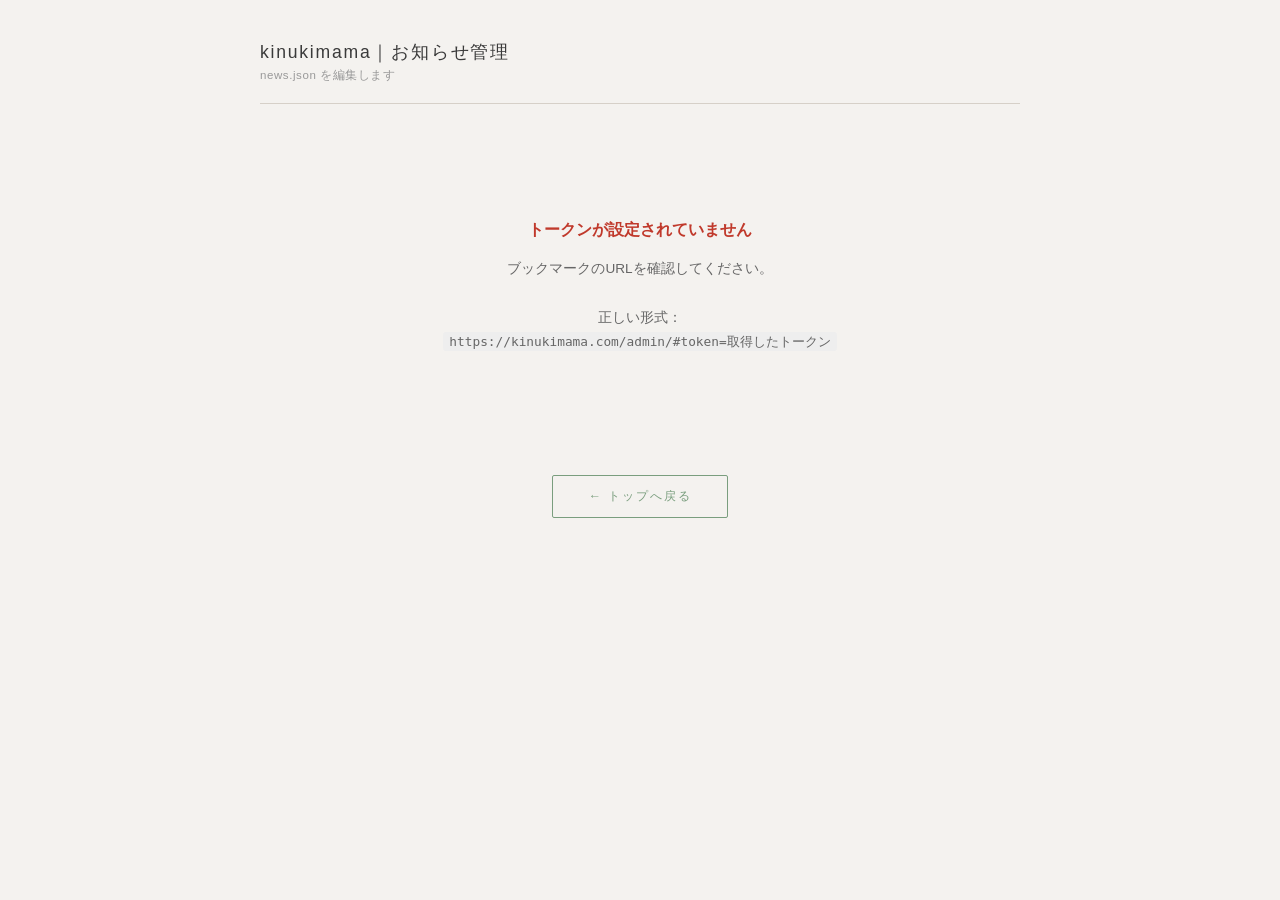
<file: admin/index.html>
<!DOCTYPE html>
<html lang="ja">
<head>
  <meta charset="UTF-8">
  <meta name="viewport" content="width=device-width, initial-scale=1.0">
  <title>お知らせ管理 | kinukimama</title>
  <style>
    *, *::before, *::after { box-sizing: border-box; margin: 0; padding: 0; }
    body { font-family: 'Helvetica Neue', Arial, sans-serif; background: #f4f2ef; color: #2e2e2e; min-height: 100vh; }
    #app { max-width: 800px; margin: 0 auto; padding: 40px 20px 80px; }

    /* HEADER */
    .hd { display: flex; align-items: center; justify-content: space-between; margin-bottom: 36px; border-bottom: 1px solid #d6d0c8; padding-bottom: 20px; }
    .hd-title { font-size: 1.1rem; letter-spacing: 0.1em; color: #3a3a3a; }
    .hd-sub { font-size: 0.72rem; color: #999; margin-top: 4px; letter-spacing: 0.05em; }

    /* ERROR */
    #error-view { text-align: center; padding: 80px 20px; }
    #error-view h2 { font-size: 1rem; color: #c0392b; margin-bottom: 16px; }
    #error-view p { font-size: 0.85rem; color: #666; line-height: 1.8; }
    #error-view code { background: #eee; padding: 2px 6px; border-radius: 3px; font-size: 0.8rem; }

    /* LOADING */
    #loading-view { text-align: center; padding: 80px 20px; color: #999; font-size: 0.85rem; }

    /* ADD BUTTON */
    .btn-add { display: inline-flex; align-items: center; gap: 6px; background: #4a7c59; color: #fff; border: none; padding: 10px 20px; border-radius: 4px; font-size: 0.82rem; letter-spacing: 0.08em; cursor: pointer; transition: background 0.2s; }
    .btn-add:hover { background: #3a6347; }

    /* FORM CARD */
    .form-card { background: #fff; border-radius: 8px; border: 1px solid #e0dbd3; padding: 28px; margin-bottom: 20px; }
    .form-card-title { font-size: 0.78rem; letter-spacing: 0.15em; text-transform: uppercase; color: #888; margin-bottom: 20px; padding-bottom: 12px; border-bottom: 1px solid #ede9e3; }
    .field { margin-bottom: 18px; }
    .field label { display: block; font-size: 0.78rem; color: #555; margin-bottom: 6px; letter-spacing: 0.05em; }
    .field input[type="text"],
    .field input[type="date"],
    .field select,
    .field textarea { width: 100%; border: 1px solid #d4cec7; border-radius: 4px; padding: 9px 12px; font-size: 0.88rem; color: #2e2e2e; background: #faf9f7; outline: none; transition: border-color 0.2s; font-family: inherit; }
    .field input:focus, .field select:focus, .field textarea:focus { border-color: #4a7c59; }
    .field textarea { resize: vertical; min-height: 120px; line-height: 1.7; }
    .field-hint { font-size: 0.72rem; color: #aaa; margin-top: 5px; }

    /* BODY TOOLBAR */
    .body-toolbar { display: flex; gap: 6px; margin-bottom: 6px; }
    .toolbar-btn { background: #f0ede8; border: 1px solid #d4cec7; border-radius: 3px; padding: 4px 10px; font-size: 0.75rem; cursor: pointer; color: #555; transition: background 0.2s; }
    .toolbar-btn:hover { background: #e4dfd8; }
    .link-input-row { display: none; gap: 8px; margin-bottom: 6px; align-items: center; }
    .link-input-row.visible { display: flex; }
    .link-input-row input { flex: 1; border: 1px solid #d4cec7; border-radius: 4px; padding: 6px 10px; font-size: 0.82rem; outline: none; }
    .link-input-row input:focus { border-color: #4a7c59; }
    .link-input-row button { background: #4a7c59; color: #fff; border: none; border-radius: 4px; padding: 6px 14px; font-size: 0.78rem; cursor: pointer; white-space: nowrap; }
    .link-input-row .cancel-btn { background: #999; }

    /* FORM ACTIONS */
    .form-actions { display: flex; gap: 10px; justify-content: flex-end; margin-top: 24px; padding-top: 18px; border-top: 1px solid #ede9e3; }
    .btn-save { background: #4a7c59; color: #fff; border: none; padding: 10px 24px; border-radius: 4px; font-size: 0.82rem; cursor: pointer; letter-spacing: 0.06em; transition: background 0.2s; }
    .btn-save:hover { background: #3a6347; }
    .btn-save:disabled { background: #a0b8a8; cursor: not-allowed; }
    .btn-cancel { background: transparent; color: #888; border: 1px solid #d4cec7; padding: 10px 20px; border-radius: 4px; font-size: 0.82rem; cursor: pointer; transition: all 0.2s; }
    .btn-cancel:hover { background: #f0ede8; }

    /* NEWS LIST */
    .news-item { background: #fff; border-radius: 8px; border: 1px solid #e0dbd3; padding: 20px 24px; margin-bottom: 12px; display: flex; align-items: flex-start; gap: 16px; }
    .news-item-body { flex: 1; min-width: 0; }
    .news-item-meta { display: flex; align-items: center; gap: 10px; margin-bottom: 6px; }
    .news-date { font-size: 0.75rem; color: #999; }
    .news-tag { font-size: 0.68rem; background: #e8f0ea; color: #4a7c59; padding: 2px 8px; border-radius: 10px; letter-spacing: 0.05em; }
    .news-title-text { font-size: 0.92rem; color: #2e2e2e; font-weight: 500; white-space: nowrap; overflow: hidden; text-overflow: ellipsis; }
    .news-item-actions { display: flex; gap: 8px; flex-shrink: 0; }
    .btn-edit { background: transparent; border: 1px solid #c8c2ba; color: #666; padding: 5px 14px; border-radius: 4px; font-size: 0.75rem; cursor: pointer; transition: all 0.2s; }
    .btn-edit:hover { border-color: #4a7c59; color: #4a7c59; }
    .btn-delete { background: transparent; border: 1px solid #e0a0a0; color: #c0392b; padding: 5px 14px; border-radius: 4px; font-size: 0.75rem; cursor: pointer; transition: all 0.2s; }
    .btn-delete:hover { background: #fdf0f0; }

    /* TOAST */
    #toast { position: fixed; bottom: 32px; left: 50%; transform: translateX(-50%); background: #2e2e2e; color: #fff; padding: 12px 24px; border-radius: 6px; font-size: 0.82rem; opacity: 0; transition: opacity 0.3s; pointer-events: none; white-space: nowrap; }
    #toast.show { opacity: 1; }

    /* EMPTY */
    .empty { text-align: center; padding: 40px; color: #aaa; font-size: 0.85rem; }

    .top-back {
      display: block;
      width: fit-content;
      margin: 40px auto;
      padding: 0.75rem 2.2rem;
      border: 1px solid #7a9e7e;
      color: #7a9e7e;
      font-size: 0.78rem;
      letter-spacing: 0.15em;
      text-transform: uppercase;
      text-decoration: none;
      border-radius: 2px;
      transition: background 0.3s, color 0.3s;
      text-align: center;
    }      
    .top-back:hover {
      background: #7a9e7e;
      color: #fff;
    }
  </style>
</head>
<body>
<div id="app">
  <div class="hd">
    <div>
      <div class="hd-title">kinukimama｜お知らせ管理</div>
      <div class="hd-sub">news.json を編集します</div>
    </div>
    <button class="btn-add" id="btn-add" style="display:none" onclick="showAddForm()">＋ 新規追加</button>
  </div>
  <div id="loading-view">読み込み中...</div>
  <div id="error-view" style="display:none"></div>
  <div id="main-view" style="display:none">
    <div id="form-area"></div>
    <div id="list-area"></div>
  </div>
  <a href="https://kinukimama.com/index.html?skip=1" class="top-back">
← トップへ戻る
</a>
</div>
<div id="toast"></div>

<script>
const REPO = 'kinukimama/kinukimama';
const FILE = 'news.json';
const API  = 'https://api.github.com';

let token = '';
let fileSha = '';
let items = [];
let editingIndex = -1; // -1 = 新規

// ── 初期化 ──────────────────────────────────────
window.addEventListener('DOMContentLoaded', () => {
  const hash = location.hash.slice(1);
  const params = new URLSearchParams(hash);
  token = params.get('token') || '';

  if (!token) {
    showError(
      'トークンが設定されていません',
      `ブックマークのURLを確認してください。<br><br>
       正しい形式：<br>
       <code>https://kinukimama.com/admin/#token=取得したトークン</code>`
    );
    return;
  }
  loadData();
});

// ── データ取得 ────────────────────────────────────
async function loadData() {
  try {
    const res = await ghGet(`/repos/${REPO}/contents/${FILE}`);
    if (!res.ok) throw new Error(`${res.status}`);
    const json = await res.json();
    fileSha = json.sha;
    const decoded = JSON.parse(decodeURIComponent(escape(atob(json.content.replace(/\n/g, '')))));
    items = decoded.items || [];
    renderList();
    document.getElementById('loading-view').style.display = 'none';
    document.getElementById('main-view').style.display = 'block';
    document.getElementById('btn-add').style.display = 'inline-flex';
  } catch(e) {
    showError('データの取得に失敗しました', `エラー：${e.message}<br>トークンまたはリポジトリ設定を確認してください。`);
  }
}

// ── リスト描画 ────────────────────────────────────
function renderList() {
  const area = document.getElementById('list-area');
  const sorted = [...items].sort((a, b) => b.date.localeCompare(a.date));

  if (sorted.length === 0) {
    area.innerHTML = '<div class="empty">お知らせはまだありません。「新規追加」から追加してください。</div>';
    return;
  }

  area.innerHTML = sorted.map(item => {
    const idx = items.indexOf(item);
    return `
      <div class="news-item">
        <div class="news-item-body">
          <div class="news-item-meta">
            <span class="news-date">${item.date}</span>
            <span class="news-tag">${item.tag}</span>
          </div>
          <div class="news-title-text">${escHtml(item.title)}</div>
        </div>
        <div class="news-item-actions">
          <button class="btn-edit" onclick="showEditForm(${idx})">編集</button>
          <button class="btn-delete" onclick="deleteItem(${idx})">削除</button>
        </div>
      </div>`;
  }).join('');
}

// ── フォーム表示（新規）────────────────────────────
function showAddForm() {
  editingIndex = -1;
  renderForm(null);
  document.getElementById('form-area').scrollIntoView({ behavior: 'smooth', block: 'start' });
}

// ── フォーム表示（編集）────────────────────────────
function showEditForm(idx) {
  editingIndex = idx;
  renderForm(items[idx]);
  document.getElementById('form-area').scrollIntoView({ behavior: 'smooth', block: 'start' });
}

// ── フォーム描画 ──────────────────────────────────
function renderForm(item) {
  const isNew = item === null;
  const today = new Date().toISOString().slice(0, 10);
  const v = item || { date: today, tag: 'お知らせ', title: '', body: '', link: '', linkText: '' };

  document.getElementById('form-area').innerHTML = `
    <div class="form-card">
      <div class="form-card-title">${isNew ? '新規追加' : '編集'}</div>

      <div class="field">
        <label>日付</label>
        <input type="date" id="f-date" value="${v.date}">
      </div>

      <div class="field">
        <label>タグ</label>
        <select id="f-tag">
          ${['お知らせ','キャンペーン','休業','新メニュー','その他'].map(t =>
            `<option value="${t}" ${v.tag===t?'selected':''}>${t}</option>`
          ).join('')}
        </select>
      </div>

      <div class="field">
        <label>タイトル</label>
        <input type="text" id="f-title" value="${escHtml(v.title)}" placeholder="タイトルを入力">
      </div>

      <div class="field">
        <label>本文</label>
        <div class="body-toolbar">
          <button class="toolbar-btn" onclick="insertLink()">🔗 リンクを挿入</button>
        </div>
        <div class="link-input-row" id="link-row">
          <input type="text" id="link-url-input" placeholder="https://example.com">
          <button onclick="applyLink()">適用</button>
          <button class="cancel-btn" onclick="hideLinkRow()">キャンセル</button>
        </div>
        <textarea id="f-body" placeholder="本文を入力">${escHtml(v.body)}</textarea>
        <div class="field-hint">リンクを入れたいテキストを選択してから「リンクを挿入」を押してください</div>
      </div>

      <div class="field">
        <label>リンクURL（任意）</label>
        <input type="text" id="f-link" value="${escHtml(v.link||'')}" placeholder="https://example.com">
      </div>

      <div class="field">
        <label>リンクテキスト（任意）</label>
        <input type="text" id="f-linkText" value="${escHtml(v.linkText||'')}" placeholder="詳しくはこちら">
        <div class="field-hint">リンクURLを入力した場合のみ有効です</div>
      </div>

      <div class="form-actions">
        <button class="btn-cancel" onclick="cancelForm()">キャンセル</button>
        <button class="btn-save" id="btn-save" onclick="saveItem()">保存して公開</button>
      </div>
    </div>`;
}

// ── リンク挿入 ────────────────────────────────────
function insertLink() {
  document.getElementById('link-row').classList.add('visible');
  document.getElementById('link-url-input').focus();
}

function hideLinkRow() {
  document.getElementById('link-row').classList.remove('visible');
  document.getElementById('link-url-input').value = '';
}

function applyLink() {
  const url = document.getElementById('link-url-input').value.trim();
  if (!url) return;
  const ta = document.getElementById('f-body');
  const start = ta.selectionStart;
  const end = ta.selectionEnd;
  const selected = ta.value.slice(start, end) || 'リンクテキスト';
  const markdown = `[${selected}](${url})`;
  ta.value = ta.value.slice(0, start) + markdown + ta.value.slice(end);
  hideLinkRow();
  ta.focus();
}

// ── 保存 ─────────────────────────────────────────
async function saveItem() {
  const date     = document.getElementById('f-date').value;
  const tag      = document.getElementById('f-tag').value;
  const title    = document.getElementById('f-title').value.trim();
  const body     = document.getElementById('f-body').value.trim();
  const link     = document.getElementById('f-link').value.trim();
  const linkText = document.getElementById('f-linkText').value.trim();

  if (!date || !title || !body) {
    showToast('日付・タイトル・本文は必須です');
    return;
  }

  const newItem = { date, tag, title, body };
  if (link) { newItem.link = link; newItem.linkText = linkText || 'こちら'; }

  if (editingIndex === -1) {
    items.push(newItem);
  } else {
    items[editingIndex] = newItem;
  }

  await commitData();
}

// ── 削除 ─────────────────────────────────────────
async function deleteItem(idx) {
  if (!confirm(`「${items[idx].title}」を削除しますか？`)) return;
  items.splice(idx, 1);
  await commitData();
}

// ── GitHubにコミット ───────────────────────────────
async function commitData() {
  const btn = document.getElementById('btn-save');
  if (btn) { btn.disabled = true; btn.textContent = '保存中...'; }

  const content = btoa(unescape(encodeURIComponent(
    JSON.stringify({ items }, null, 2)
  )));

  try {
    const res = await ghPut(`/repos/${REPO}/contents/${FILE}`, {
      message: 'Update news.json via admin',
      content,
      sha: fileSha
    });
    if (!res.ok) throw new Error(`${res.status}`);
    const json = await res.json();
    fileSha = json.content.sha;
    cancelForm();
    renderList();
    showToast('保存しました');
  } catch(e) {
    showToast(`保存に失敗しました：${e.message}`);
    if (btn) { btn.disabled = false; btn.textContent = '保存して公開'; }
  }
}

// ── フォームを閉じる ───────────────────────────────
function cancelForm() {
  document.getElementById('form-area').innerHTML = '';
  editingIndex = -1;
}

// ── GitHub API ────────────────────────────────────
function ghGet(path) {
  return fetch(API + path, {
    headers: { Authorization: `token ${token}`, Accept: 'application/vnd.github+json' }
  });
}

function ghPut(path, body) {
  return fetch(API + path, {
    method: 'PUT',
    headers: {
      Authorization: `token ${token}`,
      Accept: 'application/vnd.github+json',
      'Content-Type': 'application/json'
    },
    body: JSON.stringify(body)
  });
}

// ── ユーティリティ ────────────────────────────────
function showError(title, msg) {
  document.getElementById('loading-view').style.display = 'none';
  const el = document.getElementById('error-view');
  el.style.display = 'block';
  el.innerHTML = `<h2>${title}</h2><p>${msg}</p>`;
}

function showToast(msg) {
  const t = document.getElementById('toast');
  t.textContent = msg;
  t.classList.add('show');
  setTimeout(() => t.classList.remove('show'), 2800);
}

function escHtml(str) {
  return String(str).replace(/&/g,'&amp;').replace(/</g,'&lt;').replace(/>/g,'&gt;').replace(/"/g,'&quot;');
}
</script>
</body>
</html>
</file>
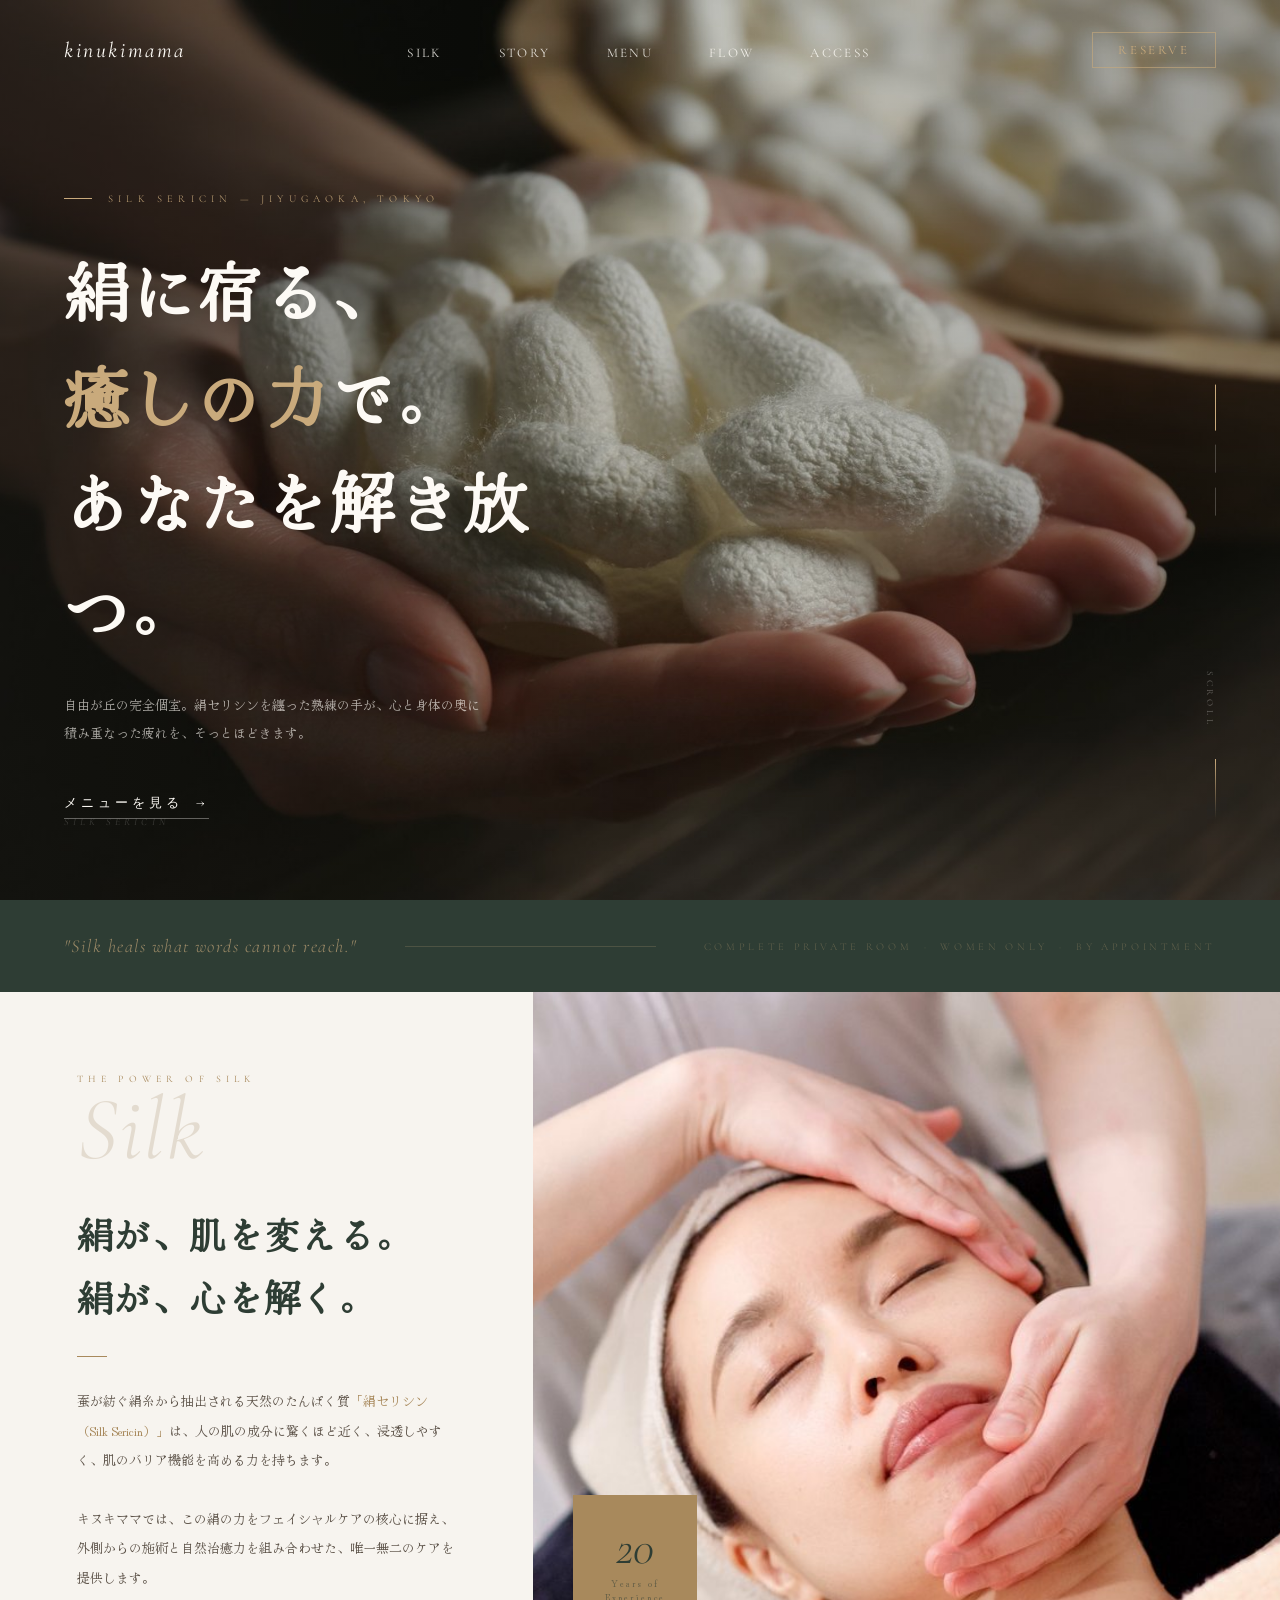
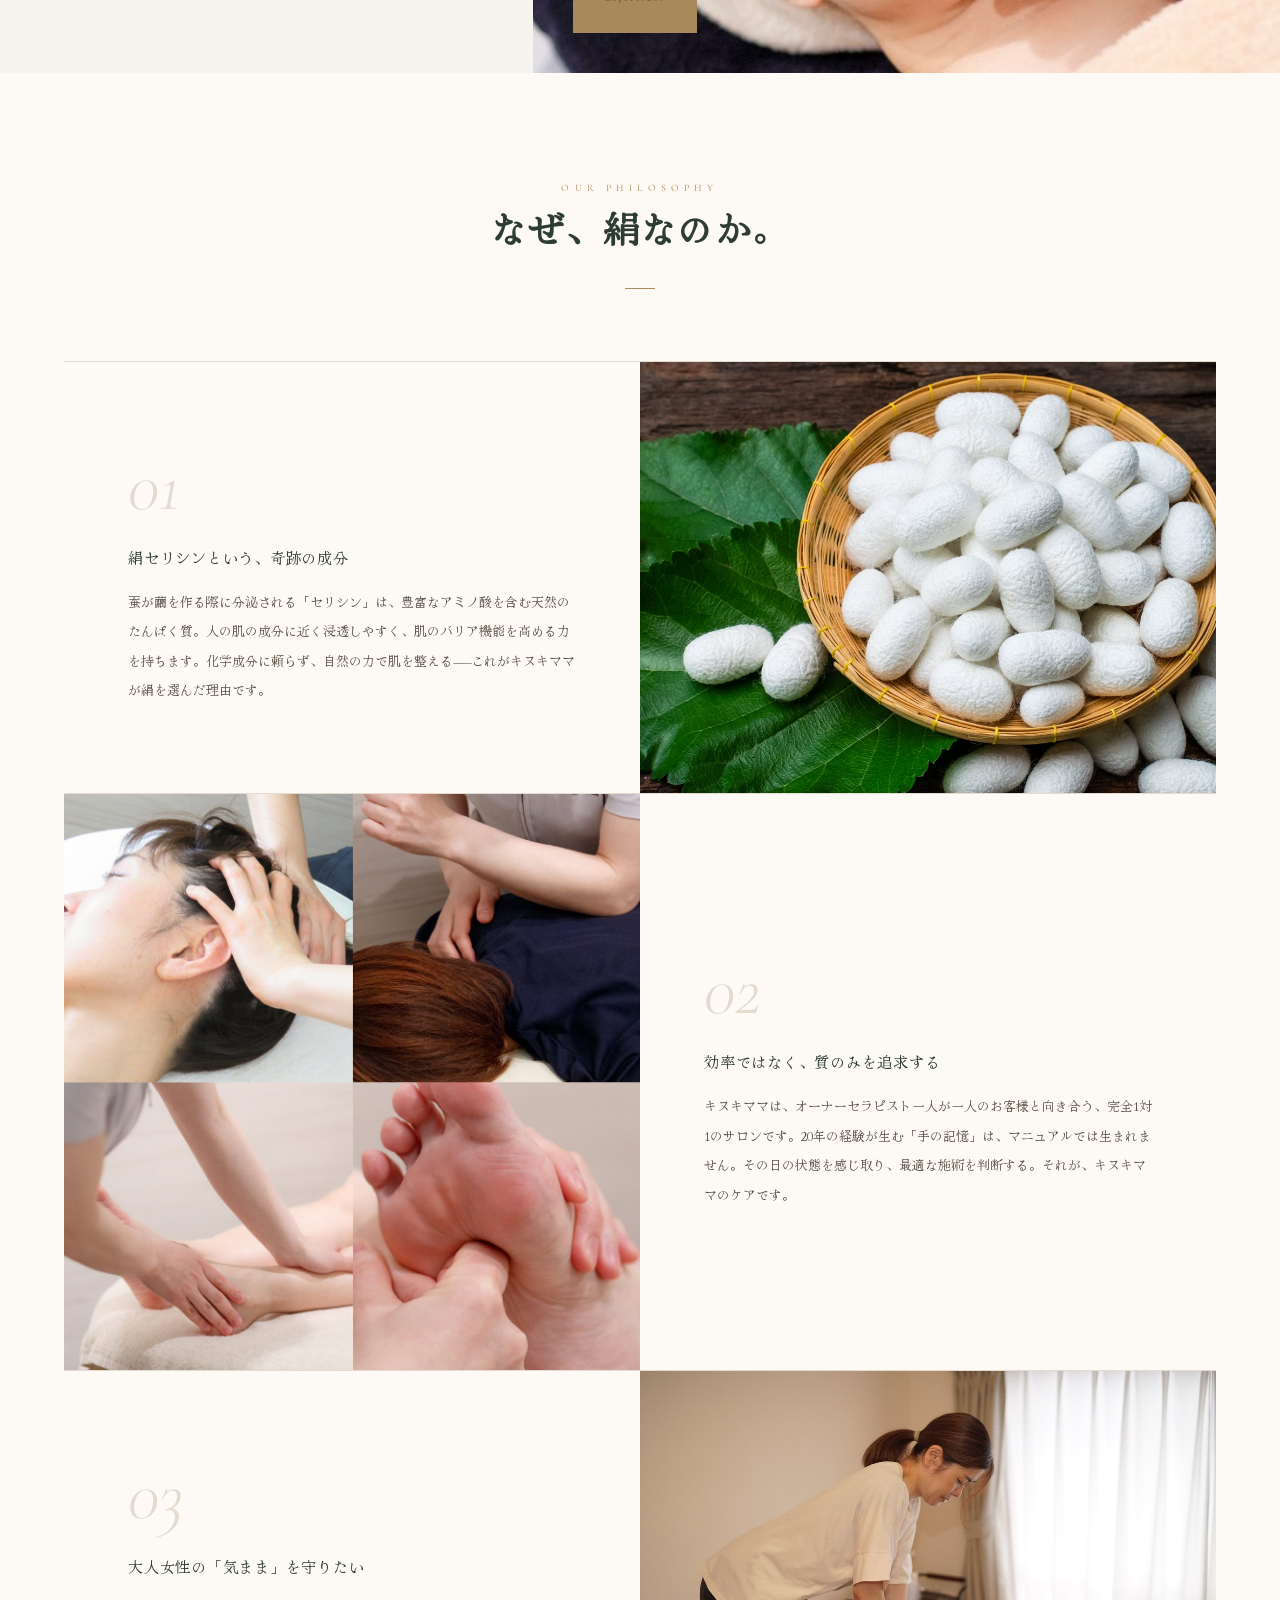
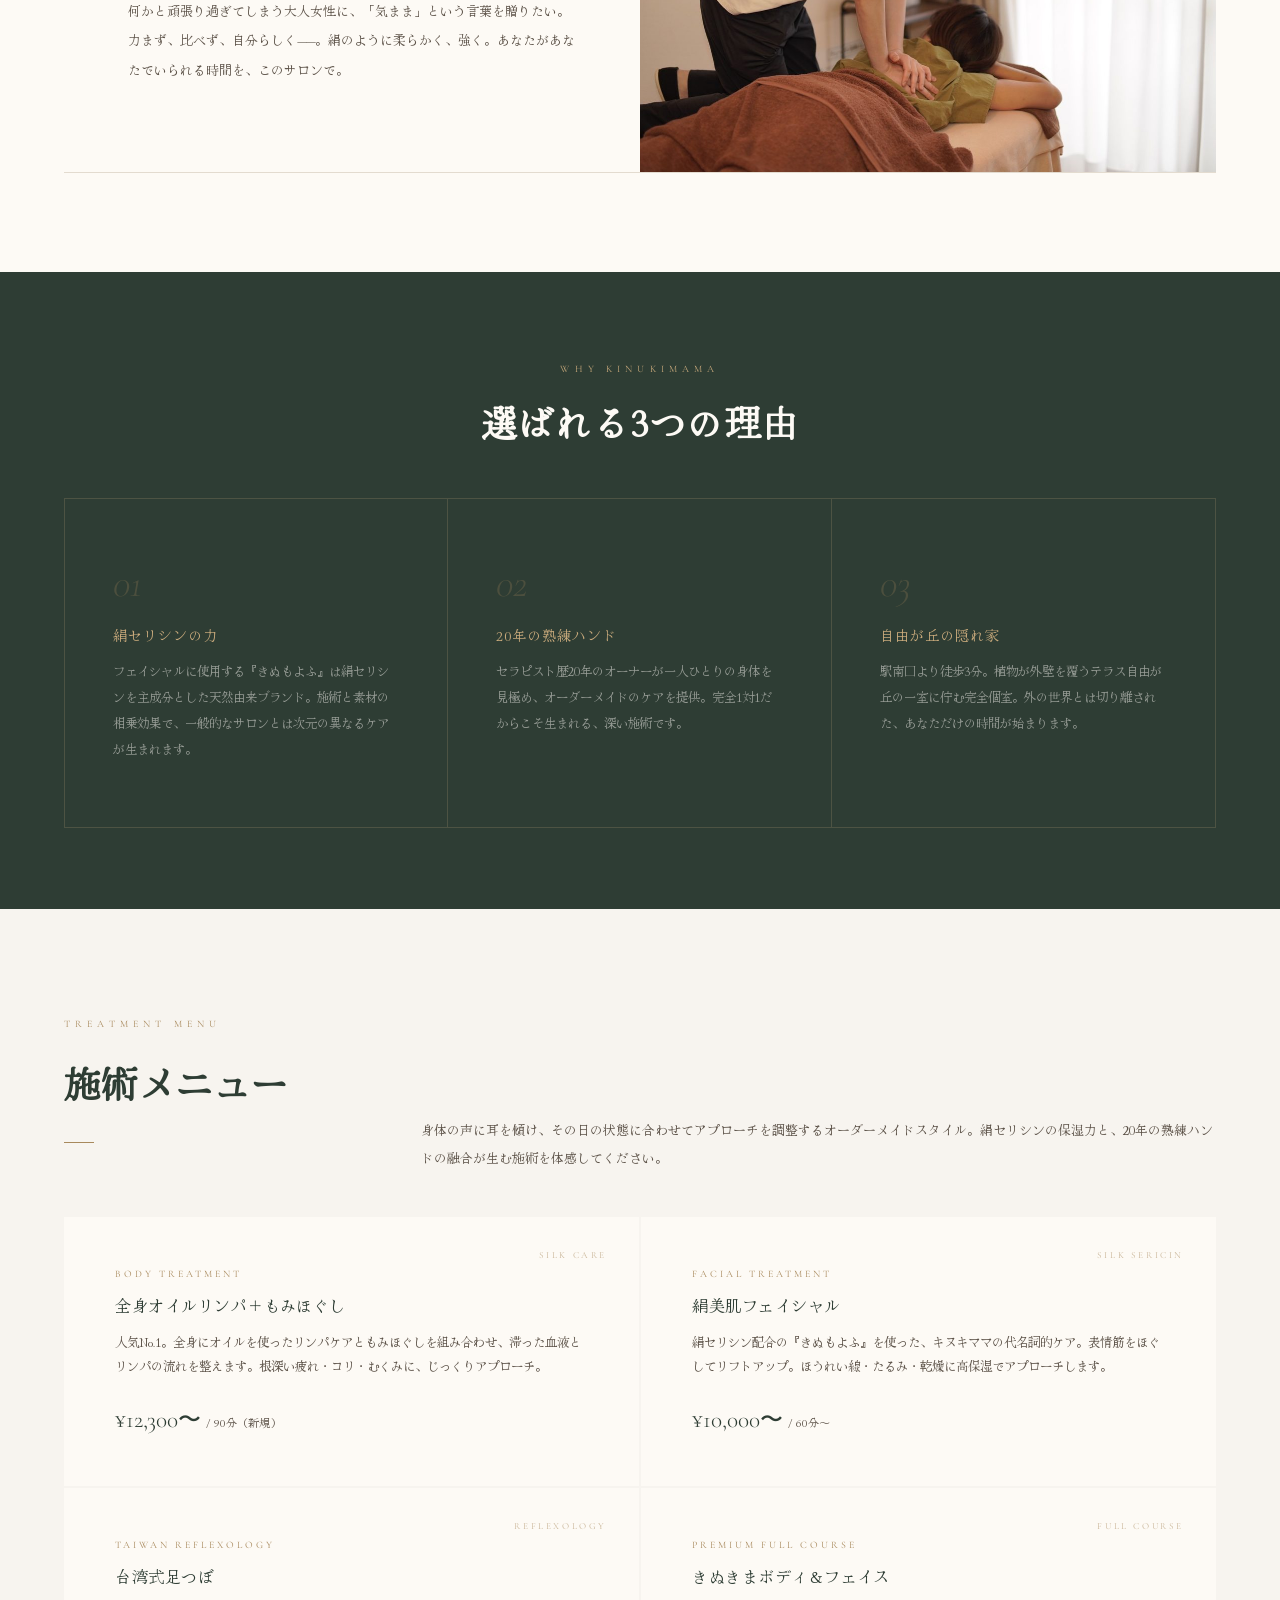
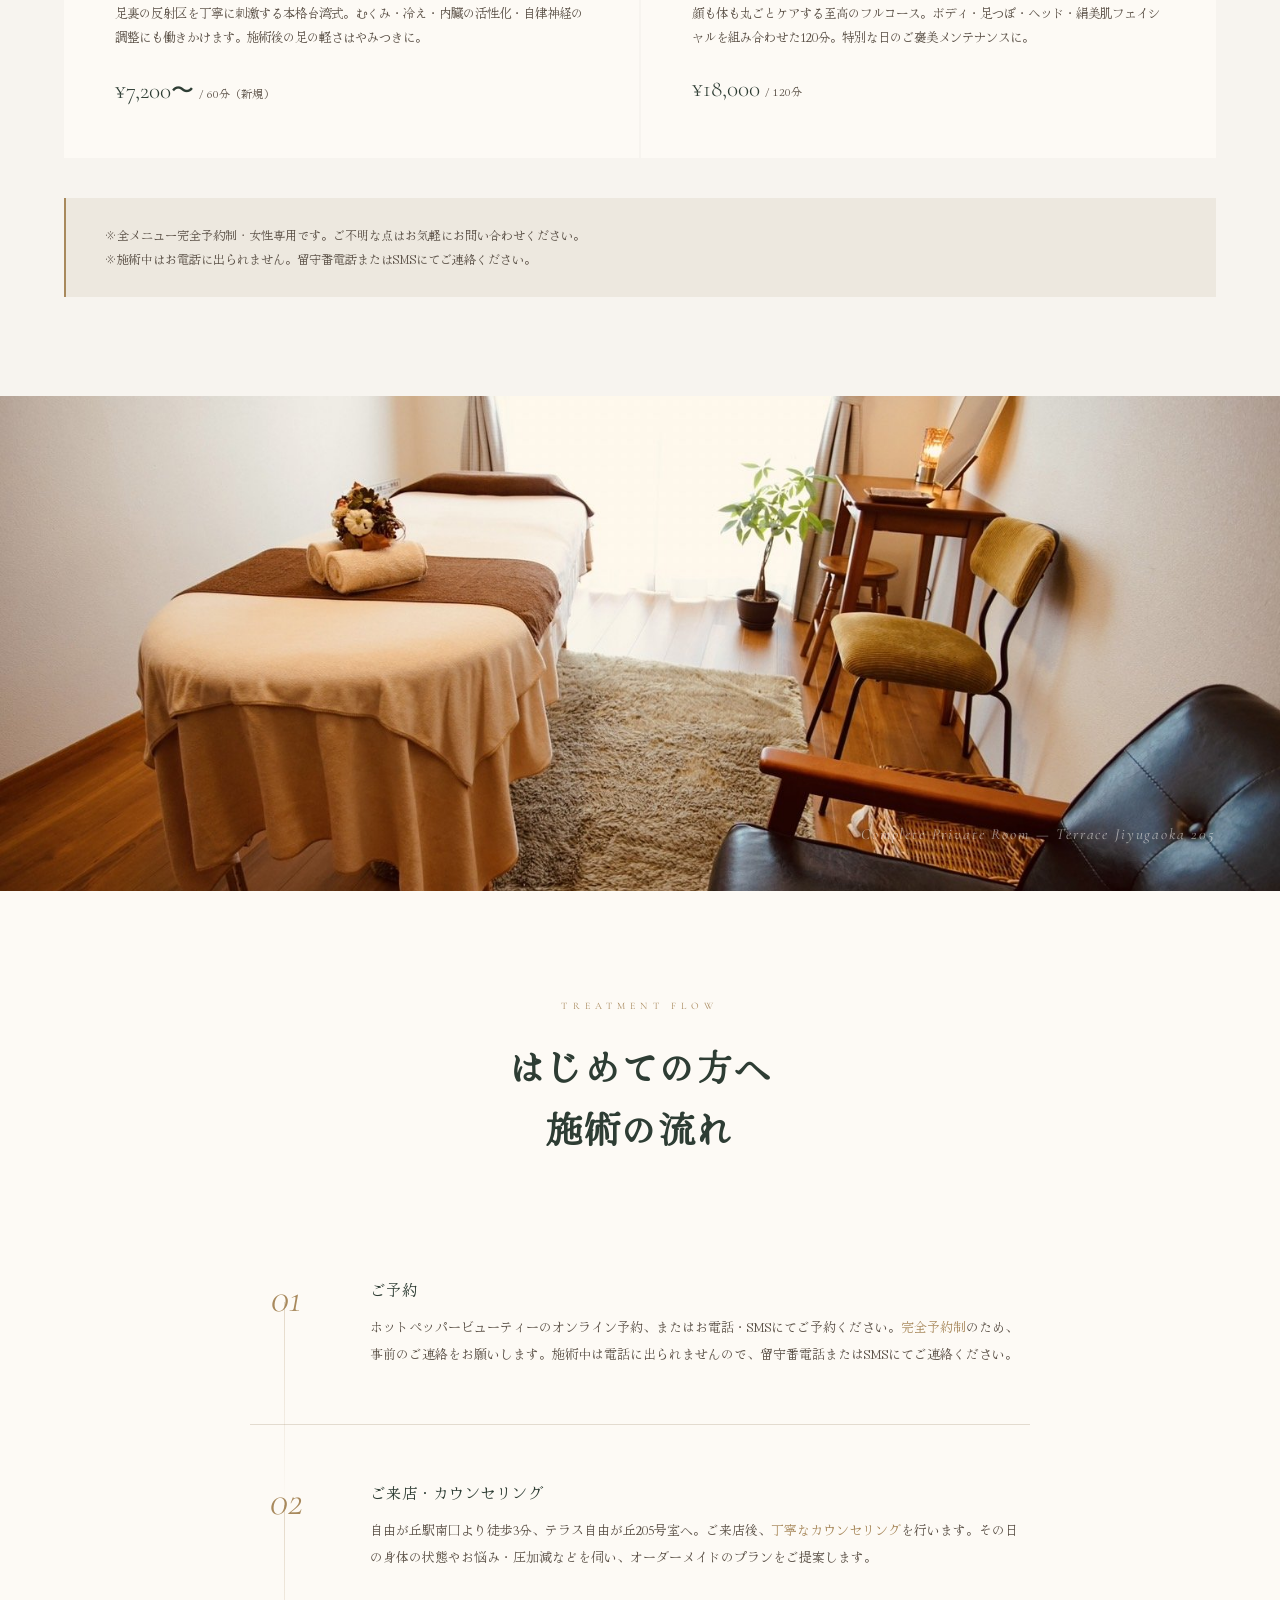
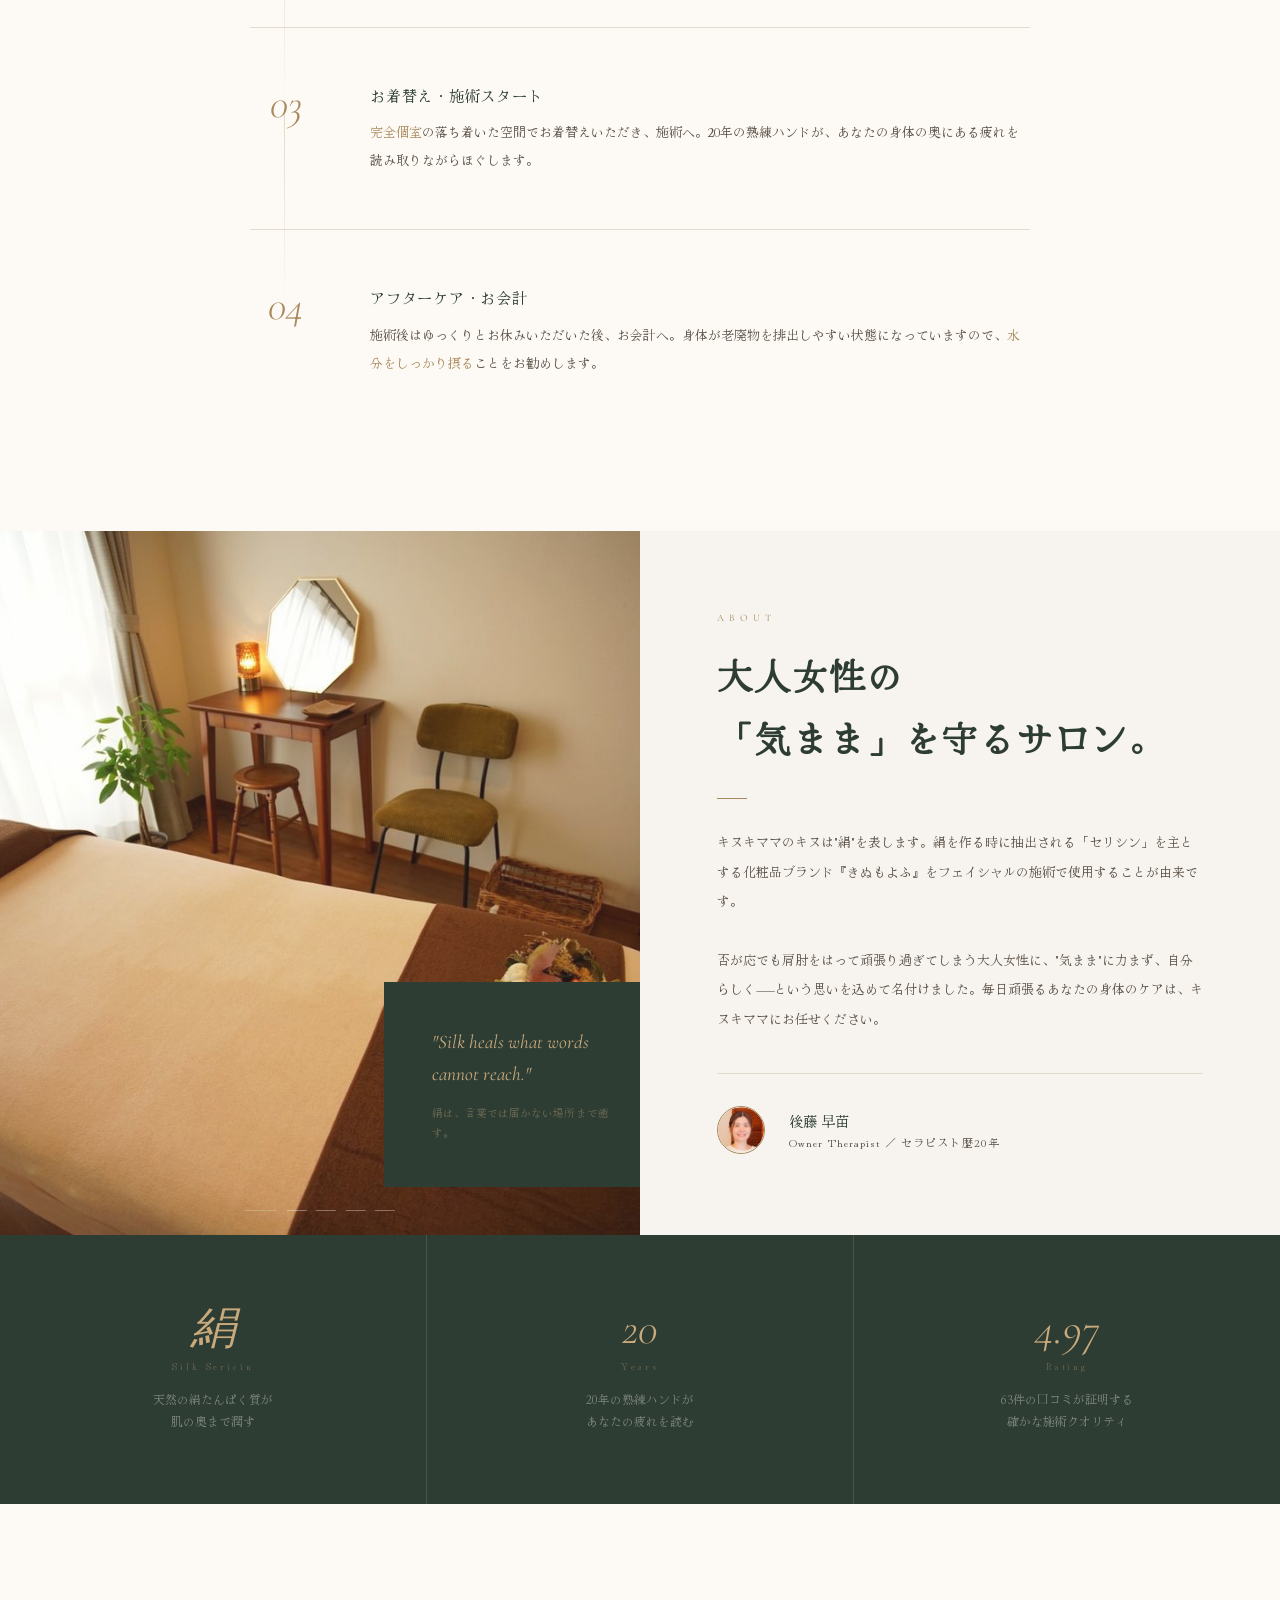
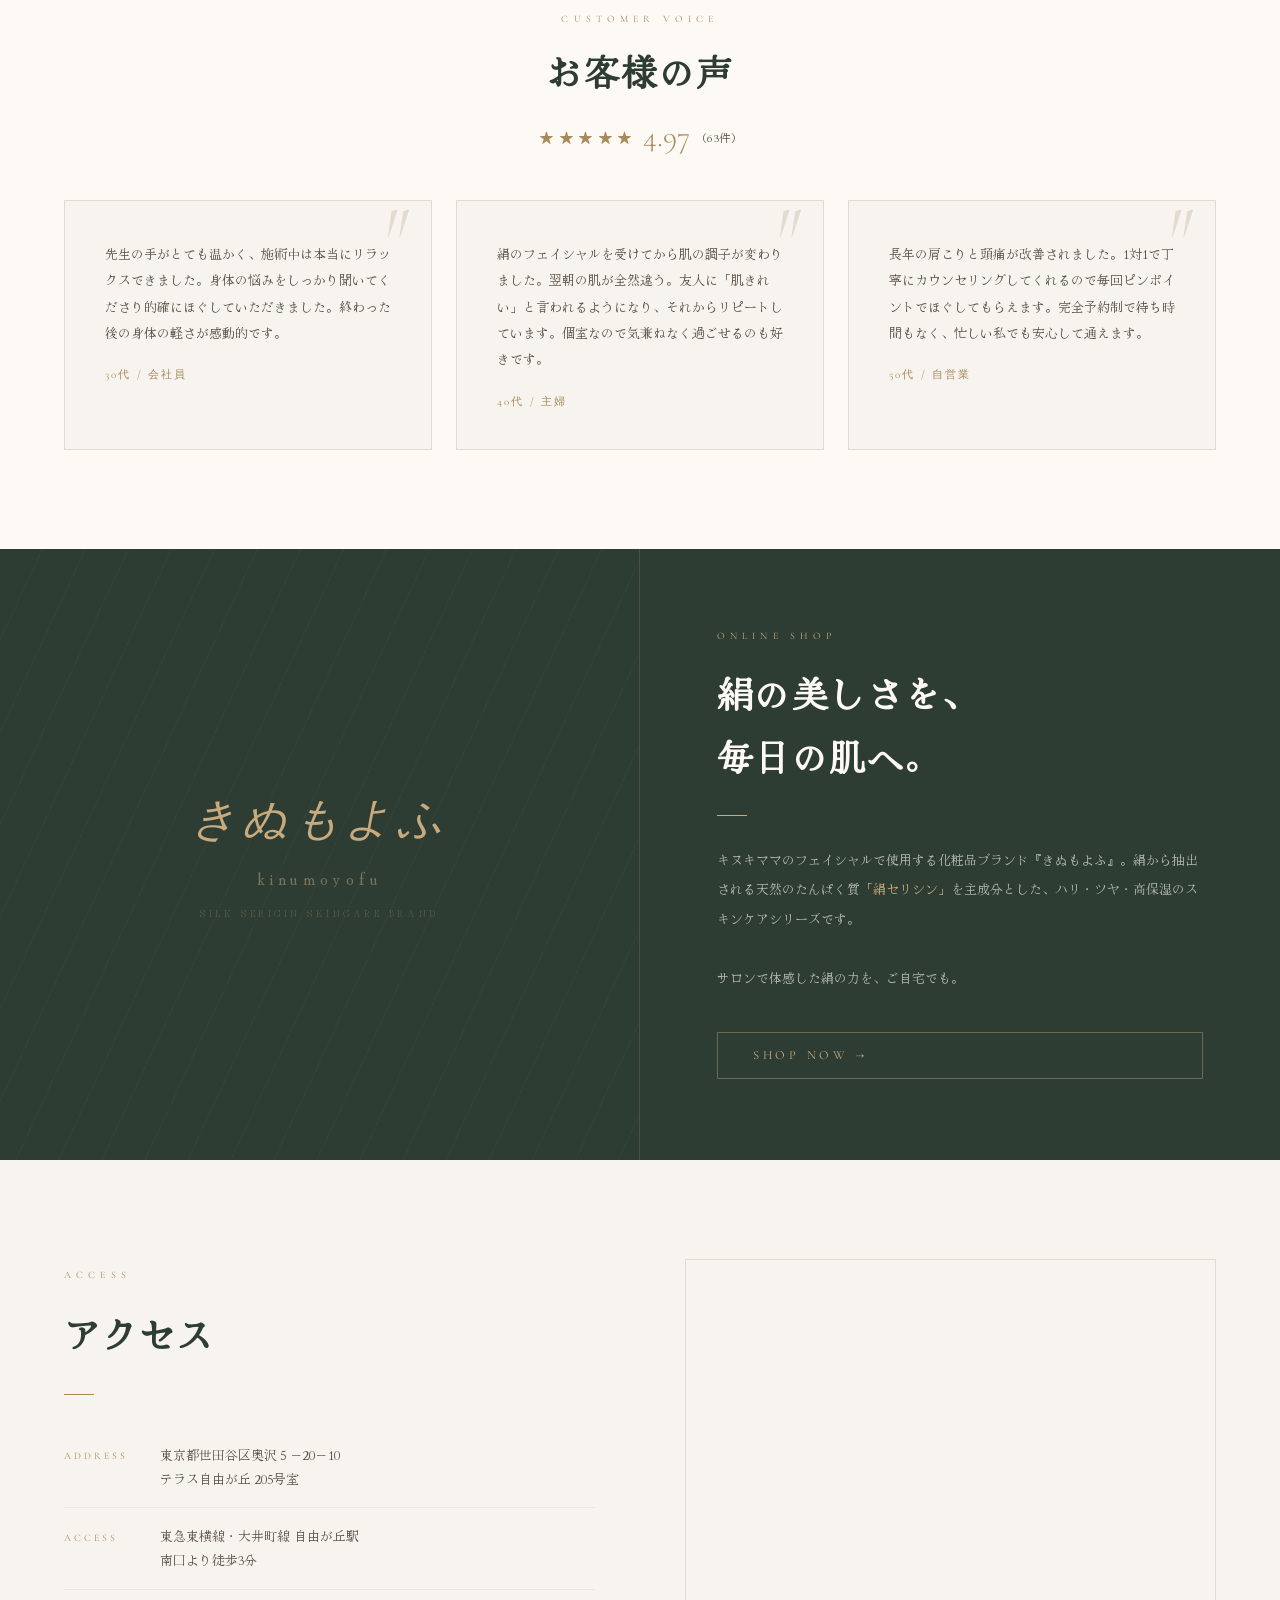
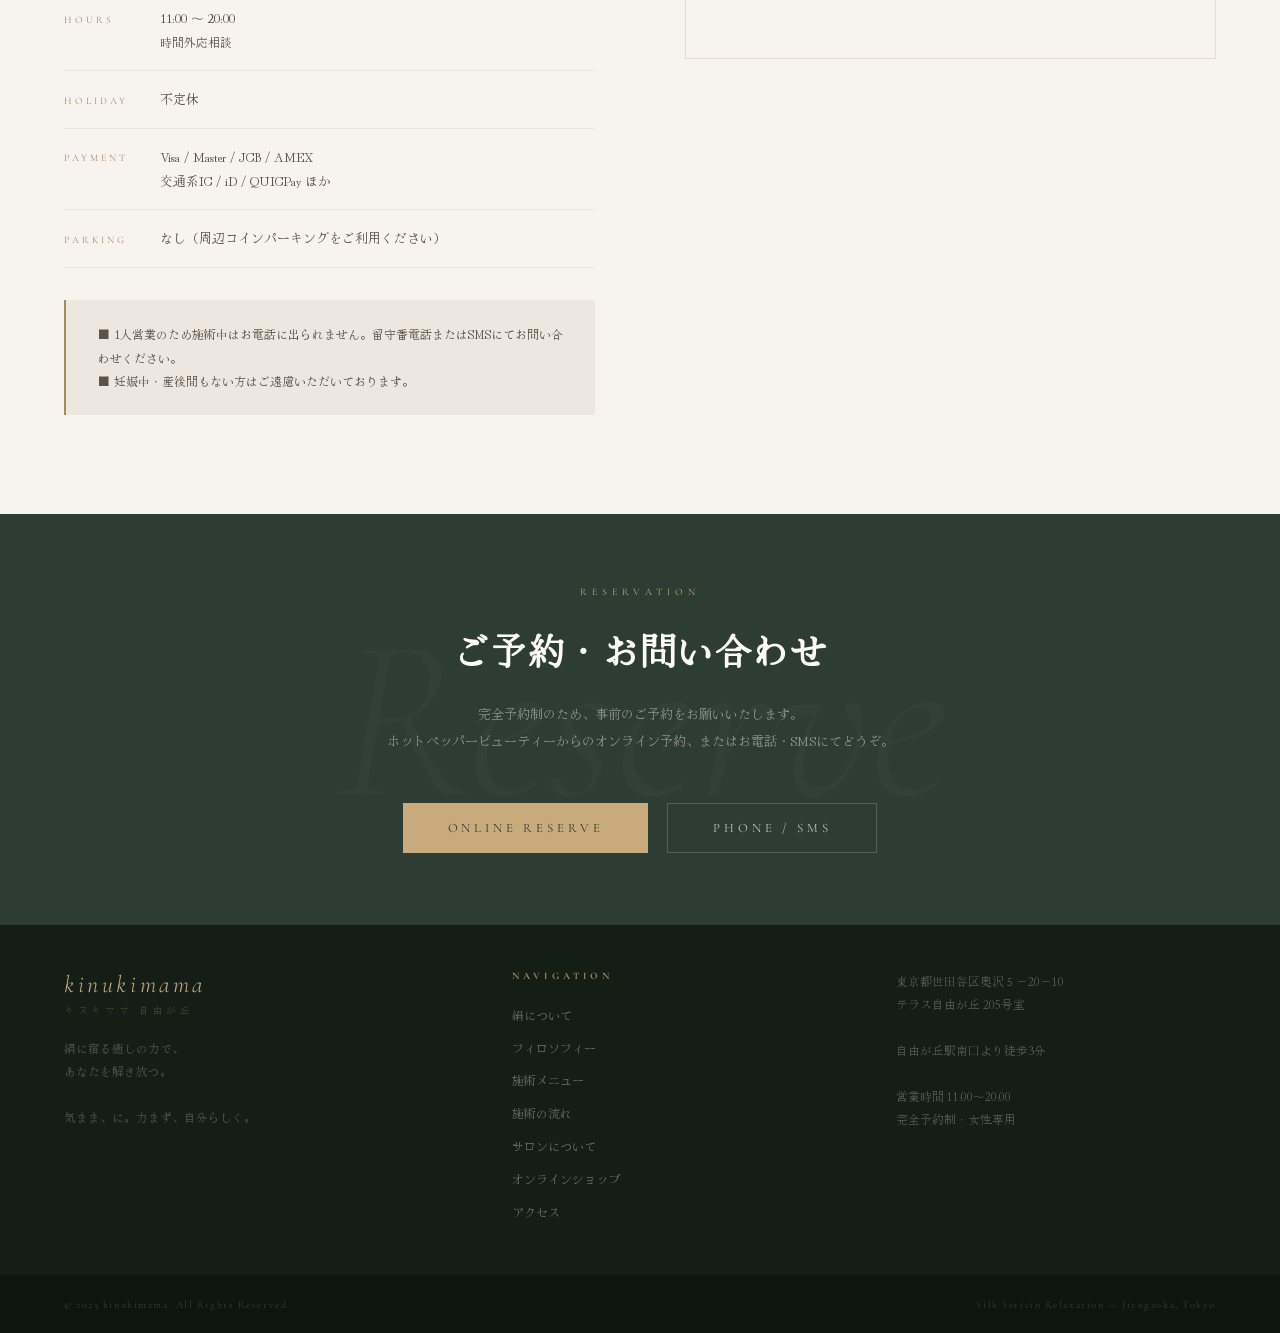
<file: index_new.html>
<!DOCTYPE html>
<html lang="ja">
<head>
<meta charset="UTF-8">
<meta name="viewport" content="width=device-width, initial-scale=1.0">
<meta name="description" content="キヌキママ｜自由が丘の完全個室・女性専用リラクゼーションサロン。絹セリシンを使った上質なオーダーメイドケア。">
<title>kinukimama｜キヌキママ 自由が丘</title>
<link rel="preconnect" href="https://fonts.googleapis.com">
<link rel="preconnect" href="https://fonts.gstatic.com" crossorigin>
<link href="https://fonts.googleapis.com/css2?family=Cormorant+Garamond:ital,wght@0,300;0,400;0,600;1,300;1,400;1,600&family=Hina+Mincho&family=Cormorant:ital,wght@1,300;1,400&display=swap" rel="stylesheet">
<style>
/* ── TOKENS ── */
:root {
  --bg:       #F7F4EF;
  --bg-warm:  #EDE8DF;
  --bg-deep:  #E3DBCF;
  --ink:      #1C1B18;
  --ink-mid:  #38332E;
  --ink-soft: #5C5248;
  --gold:     #A8895C;
  --gold-lt:  #C9AA7C;
  --sage:     #2E3D34;
  --sage-mid: #445C4E;
  --white:    #FDFAF5;
}

/* ── RESET ── */
*,*::before,*::after{margin:0;padding:0;box-sizing:border-box;}
html{scroll-behavior:smooth;font-size:16px;}
body{font-family:'Hina Mincho',serif;background:var(--bg);color:var(--ink);overflow-x:hidden;-webkit-font-smoothing:antialiased;font-weight:400;}
img{display:block;width:100%;height:100%;object-fit:cover;}
a{text-decoration:none;}

/* ── LOADER ── */
.loader{position:fixed;inset:0;z-index:9999;background:var(--sage);display:flex;flex-direction:column;align-items:center;justify-content:center;gap:2rem;transition:opacity 1.1s ease 0.4s,visibility 1.1s ease 0.4s;}
.loader.gone{opacity:0;visibility:hidden;}
.loader-logo{width:clamp(140px,22vmin,200px);height:clamp(140px,22vmin,200px);opacity:0;animation:loaderIn 1s ease 0.1s forwards;}
.loader-sub{font-family:'Cormorant Garamond',serif;font-style:italic;font-size:0.72rem;letter-spacing:0.5em;color:rgba(201,170,124,0.45);text-transform:uppercase;opacity:0;animation:loaderIn 1s ease 0.5s forwards;}
@keyframes loaderIn{from{opacity:0;transform:translateY(10px)}to{opacity:1;transform:translateY(0)}}

/* ── NAV ── */
nav{position:fixed;top:0;left:0;right:0;z-index:200;padding:2rem 5vw;display:flex;align-items:center;justify-content:space-between;transition:background 0.5s,padding 0.4s;}
nav.on{background:rgba(247,244,239,0.97);backdrop-filter:blur(8px);padding:1.1rem 5vw;border-bottom:1px solid rgba(168,137,92,0.15);}
.logo{font-family:'Cormorant Garamond',serif;font-style:italic;font-size:1.35rem;font-weight:400;letter-spacing:0.12em;color:var(--white);transition:color 0.4s;}
nav.on .logo{color:var(--sage);}
.nav-links{display:flex;gap:3.5rem;list-style:none;}
.nav-links a{font-family:'Cormorant Garamond',serif;font-size:0.82rem;font-weight:400;letter-spacing:0.18em;text-transform:uppercase;color:rgba(253,250,245,0.85);transition:color 0.3s;}
nav.on .nav-links a{color:var(--ink-mid);}
.nav-links a:hover,.nav-links a:hover{color:var(--gold)!important;}
.nav-cta{font-family:'Cormorant Garamond',serif;font-size:0.8rem;font-weight:400;letter-spacing:0.2em;text-transform:uppercase;color:var(--gold-lt);border:1px solid rgba(201,170,124,0.6);padding:0.55rem 1.6rem;transition:all 0.3s;}
.nav-cta:hover{background:var(--gold-lt);color:var(--sage);}
nav.on .nav-cta{color:var(--gold);border-color:var(--gold);}

/* ── HERO ── */
.hero{height:100vh;min-height:700px;position:relative;overflow:hidden;}
/* SLIDESHOW */
.hero-slides{position:absolute;inset:0;}
.hero-slide{position:absolute;inset:0;opacity:0;transition:opacity 1.6s ease;}
.hero-slide.active{opacity:1;}
.hero-slide img{width:100%;height:100%;object-fit:cover;transform:scale(1.06);transition:transform 8s ease;}
.hero-slide.active img{transform:scale(1);}
.hero-slide-label{position:absolute;left:5vw;bottom:4.5rem;font-family:'Cormorant Garamond',serif;font-style:italic;font-size:0.62rem;letter-spacing:0.42em;color:rgba(253,250,245,0.35);text-transform:uppercase;opacity:0;transform:translateY(6px);transition:opacity 0.8s ease 0.8s,transform 0.8s ease 0.8s;}
.hero-slide.active .hero-slide-label{opacity:1;transform:translateY(0);}
.hero-dots{position:absolute;right:5vw;top:50%;transform:translateY(-50%);display:flex;flex-direction:column;gap:0.9rem;z-index:10;}
.hero-dot{width:1px;height:28px;background:rgba(253,250,245,0.22);cursor:pointer;transition:background 0.4s,height 0.4s;position:relative;}
.hero-dot.active{background:var(--gold-lt);height:46px;}
.hero-dot::after{content:'';position:absolute;inset:-10px;}
.hero-veil{position:absolute;inset:0;background:linear-gradient(to right, rgba(28,27,24,0.55) 0%, rgba(28,27,24,0.18) 55%, rgba(28,27,24,0.38) 100%);}
.hero-body{position:absolute;inset:0;display:grid;grid-template-columns:1fr 1fr;padding:0 5vw;align-items:flex-end;padding-bottom:9vmin;}
.hero-left{opacity:0;transform:translateY(22px);animation:up 1s ease forwards 1.5s;}
@keyframes up{to{opacity:1;transform:none}}
.h-eyebrow{display:flex;align-items:center;gap:1rem;margin-bottom:2rem;}
.h-line{width:28px;height:1px;background:var(--gold-lt);}
.h-eyebrow span{font-family:'Cormorant Garamond',serif;font-size:0.65rem;letter-spacing:0.5em;text-transform:uppercase;color:var(--gold-lt);font-weight:300;}
.hero-h1{font-family:'Hina Mincho',serif;font-size:clamp(2.4rem,5vw,4.2rem);line-height:1.65;color:var(--white);letter-spacing:0.04em;margin-bottom:2rem;}
.hero-h1 em{font-style:normal;color:var(--gold-lt);}
.hero-p{font-size:clamp(0.75rem,1vw,0.85rem);line-height:2.2;color:rgba(253,250,245,0.65);max-width:420px;margin-bottom:2.5rem;}
.hero-link{display:inline-flex;align-items:center;gap:1rem;font-family:'Cormorant Garamond',serif;font-size:0.82rem;letter-spacing:0.3em;text-transform:uppercase;color:var(--white);border-bottom:1px solid rgba(253,250,245,0.35);padding-bottom:0.4rem;transition:all 0.35s;}
.hero-link:hover{color:var(--gold-lt);border-color:var(--gold-lt);letter-spacing:0.4em;}
.hero-right{display:flex;flex-direction:column;align-items:flex-end;justify-content:flex-end;gap:2rem;opacity:0;animation:up 1s ease forwards 1.9s;}
.hero-scroll-txt{font-family:'Cormorant Garamond',serif;font-size:0.58rem;letter-spacing:0.4em;color:rgba(253,250,245,0.35);text-transform:uppercase;writing-mode:vertical-rl;}
.hero-bar{width:1px;height:60px;background:linear-gradient(to bottom,var(--gold-lt),transparent);animation:barDrop 2s ease-in-out infinite;}
@keyframes barDrop{0%{transform:scaleY(0) translateY(-100%);opacity:1}50%{transform:scaleY(1) translateY(0);opacity:1}100%{transform:scaleY(0) translateY(100%);opacity:0}}

/* ── TAGLINE STRIP ── */
.tagline-strip{background:var(--sage);padding:2.2rem 5vw;display:flex;justify-content:space-between;align-items:center;}
.ts-text{font-family:'Cormorant Garamond',serif;font-style:italic;font-size:clamp(0.9rem,1.5vw,1.15rem);color:rgba(201,170,124,0.7);letter-spacing:0.08em;font-weight:300;}
.ts-rule{flex:1;height:1px;background:rgba(201,170,124,0.2);margin:0 3rem;}

/* ── SHARED ── */
.sec-label{font-family:'Cormorant Garamond',serif;font-size:0.62rem;letter-spacing:0.52em;text-transform:uppercase;color:var(--gold);}
.sec-h{font-family:'Hina Mincho',serif;font-size:clamp(1.65rem,2.8vw,2.4rem);line-height:1.75;letter-spacing:0.04em;}
.sec-rule{width:30px;height:1px;background:var(--gold);margin:1.8rem 0;}
.body-copy{font-size:clamp(0.78rem,1vw,0.88rem);line-height:2.3;color:var(--ink-soft);}
.reveal{opacity:0;transform:translateY(18px);transition:opacity 0.9s ease,transform 0.9s ease;}
.reveal.vis{opacity:1;transform:none;}

/* ── SILK INTRO — asymmetric split ── */
.silk-intro{display:grid;grid-template-columns:5fr 7fr;min-height:680px;}
.si-text{background:var(--bg);padding:9vmin 6vw;display:flex;flex-direction:column;justify-content:center;}
.si-text .sec-h{color:var(--sage);margin:1.4rem 0 0;}
.si-big{font-family:'Cormorant Garamond',serif;font-size:clamp(4rem,7vw,7.5rem);font-weight:300;font-style:italic;line-height:1;color:var(--bg-deep);margin-bottom:0.3rem;letter-spacing:0.02em;pointer-events:none;user-select:none;}
.si-img-wrap{position:relative;overflow:hidden;}
.si-img-wrap img{height:100%;width:100%;object-fit:cover;}
.si-badge{position:absolute;left:2.5rem;bottom:2.5rem;background:var(--gold);padding:1.8rem 2rem;text-align:center;}
.si-badge-n{font-family:'Cormorant Garamond',serif;font-size:3rem;font-style:italic;font-weight:300;color:var(--sage);line-height:1;}
.si-badge-l{font-size:0.58rem;letter-spacing:0.22em;color:rgba(46,61,52,0.55);display:block;margin-top:0.3rem;}

/* ── PHILOSOPHY BLOCKS — longleage-style offset ── */
.philosophy{padding:11vmin 5vw;background:var(--white);}
.phil-header{max-width:540px;margin:0 auto 8vmin;text-align:center;}
.phil-header .sec-h{color:var(--sage);}
.phil-header .sec-rule{margin:1.8rem auto;}
.phil-blocks{display:flex;flex-direction:column;gap:0;}
.phil-block{display:grid;grid-template-columns:1fr 1fr;border-top:1px solid var(--bg-deep);}
.phil-block:last-child{border-bottom:1px solid var(--bg-deep);}
.pb-txt{padding:5.5rem 5vw;display:flex;flex-direction:column;justify-content:center;}
.pb-num{font-family:'Cormorant Garamond',serif;font-size:4.5rem;font-weight:300;font-style:italic;color:var(--bg-deep);line-height:1;margin-bottom:1.5rem;}
.pb-title{font-size:0.95rem;color:var(--sage);letter-spacing:0.05em;margin-bottom:1.2rem;}
.pb-img{overflow:hidden;min-height:300px;}
.pb-img img{height:100%;object-fit:cover;transition:transform 0.8s ease;}
.phil-block:hover .pb-img img{transform:scale(1.04);}
.phil-block:nth-child(even) .pb-txt{order:2;}
.phil-block:nth-child(even) .pb-img{order:1;}

/* ── FEATURES — dark ── */
.features{background:var(--sage);padding:9vmin 5vw;}
.feat-head{text-align:center;margin-bottom:5vmin;}
.feat-head .sec-label{color:var(--gold-lt);}
.feat-head .sec-h{color:var(--white);}
.feat-grid{display:grid;grid-template-columns:repeat(3,1fr);border:1px solid rgba(201,170,124,0.2);}
.feat-item{padding:4rem 3rem;border-right:1px solid rgba(201,170,124,0.2);transition:background 0.35s;}
.feat-item:last-child{border-right:none;}
.feat-item:hover{background:rgba(201,170,124,0.06);}
.feat-n{font-family:'Cormorant Garamond',serif;font-size:2.5rem;font-style:italic;font-weight:300;color:rgba(168,137,92,0.25);line-height:1;margin-bottom:1.4rem;}
.feat-ttl{font-size:0.88rem;color:var(--gold-lt);letter-spacing:0.07em;margin-bottom:0.8rem;}
.feat-body{font-size:0.78rem;line-height:2.1;color:rgba(253,250,245,0.5);}

/* ── MENU ── */
.menu{padding:11vmin 5vw;background:var(--bg);}
.menu-top{display:grid;grid-template-columns:280px 1fr;gap:6vw;align-items:end;margin-bottom:5vmin;}
.menu-intro-txt{font-size:0.8rem;line-height:2.2;color:var(--ink-soft);}
.menu-grid{display:grid;grid-template-columns:1fr 1fr;gap:2px;}
.mc{background:var(--white);padding:3.2rem;position:relative;overflow:hidden;transition:transform 0.35s;}
.mc:hover{transform:translateY(-4px);}
.mc::after{content:'';position:absolute;bottom:0;left:0;right:0;height:2px;background:linear-gradient(to right,var(--gold-lt),var(--gold));transform:scaleX(0);transform-origin:left;transition:transform 0.45s ease;}
.mc:hover::after{transform:scaleX(1);}
.mc-tag{position:absolute;top:2rem;right:2rem;font-family:'Cormorant Garamond',serif;font-size:0.58rem;letter-spacing:0.28em;color:var(--gold);opacity:0.6;text-transform:uppercase;}
.mc-en{font-family:'Cormorant Garamond',serif;font-size:0.62rem;letter-spacing:0.3em;color:var(--gold);text-transform:uppercase;display:block;margin-bottom:0.8rem;}
.mc-name{font-size:1rem;color:var(--sage);letter-spacing:0.03em;margin-bottom:0.8rem;}
.mc-desc{font-size:0.78rem;line-height:1.95;color:var(--ink-soft);margin-bottom:1.6rem;}
.mc-price{font-family:'Cormorant Garamond',serif;font-size:1.45rem;font-weight:300;color:var(--sage);}
.mc-price small{font-size:0.7rem;font-family:'Hina Mincho',serif;color:var(--ink-soft);margin-left:0.3rem;}
.menu-note{margin-top:2.5rem;padding:1.6rem 2.4rem;background:var(--bg-warm);border-left:2px solid var(--gold);font-size:0.76rem;color:var(--ink-soft);line-height:2;}

/* ── FULL-BLEED IMAGE BREAK ── */
.img-break{height:55vmin;overflow:hidden;position:relative;}
.img-break img{width:100%;height:100%;object-fit:cover;transform:scale(1.05);transition:transform 6s ease;}
.img-break.vis img{transform:scale(1);}
.img-break-label{position:absolute;right:5vw;bottom:3rem;font-family:'Cormorant Garamond',serif;font-style:italic;font-size:clamp(0.8rem,1.2vw,1rem);letter-spacing:0.12em;color:rgba(253,250,245,0.55);}

/* ── FLOW ── */
.flow{padding:11vmin 5vw;background:var(--white);}
.flow-inner{max-width:780px;margin:0 auto;}
.flow-hd{text-align:center;margin-bottom:7vmin;}
.flow-list{display:flex;flex-direction:column;}
.flow-item{display:grid;grid-template-columns:72px 1fr;gap:3rem;padding:3.5rem 0;border-bottom:1px solid var(--bg-deep);align-items:start;position:relative;}
.flow-item:last-child{border-bottom:none;}
.flow-item::before{content:'';position:absolute;left:34px;top:5rem;height:100%;width:1px;background:linear-gradient(to bottom,rgba(168,137,92,0.3),transparent);}
.flow-item:last-child::before{display:none;}
.fi-n{font-family:'Cormorant Garamond',serif;font-size:2.6rem;font-style:italic;font-weight:300;color:var(--gold);line-height:1;text-align:center;}
.fi-ttl{font-size:0.95rem;color:var(--sage);letter-spacing:0.05em;margin-bottom:0.8rem;}
.fi-body{font-size:0.8rem;line-height:2.15;color:var(--ink-soft);}
.fi-body em{font-style:normal;color:var(--gold);}

/* ── ABOUT — asymmetric ── */
.about{display:grid;grid-template-columns:1fr 1fr;min-height:700px;}
.ab-visual{position:relative;overflow:hidden;background:var(--bg-warm);}
.ab-visual img{height:100%;object-fit:cover;opacity:0.92;}
/* About slideshow */
.ab-slides{position:absolute;inset:0;}
.ab-slide{position:absolute;inset:0;opacity:0;transition:opacity 1.4s ease;}
.ab-slide.active{opacity:1;}
.ab-slide img{width:100%;height:100%;object-fit:cover;transform:scale(1.05);transition:transform 7s ease;}
.ab-slide.active img{transform:scale(1);}
.ab-dots{position:absolute;bottom:1.5rem;left:50%;transform:translateX(-50%);display:flex;gap:0.6rem;z-index:10;}
.ab-dot{width:20px;height:1px;background:rgba(253,250,245,0.35);cursor:pointer;transition:background 0.3s,width 0.3s;}
.ab-dot.active{background:var(--gold-lt);width:32px;}
.ab-card{position:absolute;right:-1.5rem;bottom:3rem;background:var(--sage);padding:2.8rem 3rem;max-width:280px;}
.ab-card-q{font-family:'Cormorant',serif;font-style:italic;font-size:clamp(1rem,1.5vw,1.2rem);color:var(--gold-lt);line-height:1.65;margin-bottom:0.8rem;}
.ab-card-ja{font-size:0.65rem;color:rgba(201,170,124,0.4);letter-spacing:0.1em;line-height:1.9;}
.ab-text{padding:9vmin 6vw;display:flex;flex-direction:column;justify-content:center;background:var(--bg);}
.ab-text .sec-h{color:var(--sage);margin:1.2rem 0 0;}
.ab-profile{display:flex;align-items:center;gap:1.5rem;margin-top:2.5rem;padding-top:2rem;border-top:1px solid var(--bg-deep);}
.ab-icon{width:48px;height:48px;border-radius:50%;border:1px solid var(--gold);display:flex;align-items:center;justify-content:center;flex-shrink:0;}
.ab-icon span{font-family:'Cormorant Garamond',serif;font-size:1.1rem;color:var(--gold);font-style:italic;}
.ab-name{font-size:0.9rem;color:var(--sage);}
.ab-role{font-size:0.7rem;color:var(--ink-soft);letter-spacing:0.1em;margin-top:0.2rem;}

/* ── STATS BAND ── */
.stats{background:var(--sage);display:grid;grid-template-columns:1fr 1px 1fr 1px 1fr;}
.stat{padding:4.5rem 3rem;text-align:center;}
.stat-sep{background:rgba(201,170,124,0.2);}
.stat-n{font-family:'Cormorant Garamond',serif;font-size:2.8rem;font-style:italic;font-weight:300;color:var(--gold-lt);display:block;line-height:1;}
.stat-l{font-size:0.62rem;letter-spacing:0.3em;color:rgba(201,170,124,0.35);display:block;margin:0.4rem 0 0.9rem;}
.stat-d{font-size:0.74rem;color:rgba(253,250,245,0.38);line-height:1.85;}

/* ── VOICE ── */
.voice{padding:11vmin 5vw;background:var(--white);}
.voice-hd{text-align:center;margin-bottom:5vmin;}
.voice-rating{display:flex;align-items:center;justify-content:center;gap:0.35rem;margin-top:1rem;}
.star{color:var(--gold);font-size:0.9rem;}
.v-score{font-family:'Cormorant Garamond',serif;font-size:1.9rem;color:var(--gold);font-weight:300;margin-left:0.4rem;}
.v-cnt{font-size:0.7rem;color:var(--ink-soft);}
.voice-grid{display:grid;grid-template-columns:repeat(3,1fr);gap:1.5rem;}
.vc{background:var(--bg);padding:2.5rem;border:1px solid var(--bg-deep);position:relative;transition:border-color 0.3s,transform 0.3s;}
.vc:hover{border-color:var(--gold-lt);transform:translateY(-3px);}
.vc::before{content:'"';position:absolute;right:1.5rem;top:-0.3rem;font-family:'Cormorant Garamond',serif;font-size:5rem;color:var(--bg-deep);line-height:1;font-style:italic;pointer-events:none;}
.vc-txt{font-size:0.8rem;line-height:2.05;color:var(--ink-soft);margin-bottom:1.4rem;position:relative;z-index:1;}
.vc-from{font-family:'Cormorant Garamond',serif;font-size:0.68rem;letter-spacing:0.2em;color:var(--gold);text-transform:uppercase;}

/* ── SHOP ── */
.shop{display:grid;grid-template-columns:1fr 1fr;background:var(--sage);}
.shop-visual{min-height:500px;display:flex;flex-direction:column;align-items:center;justify-content:center;gap:1rem;padding:5vmin;border-right:1px solid rgba(201,170,124,0.18);position:relative;overflow:hidden;}
.shop-visual::before{content:'';position:absolute;inset:0;background:repeating-linear-gradient(115deg,transparent,transparent 38px,rgba(201,170,124,0.04) 38px,rgba(201,170,124,0.04) 39px);}
.shop-en{font-family:'Cormorant Garamond',serif;font-style:italic;font-size:clamp(2rem,3.5vw,3rem);font-weight:300;color:var(--gold-lt);letter-spacing:0.12em;position:relative;z-index:1;}
.shop-ja{font-size:1.1rem;color:rgba(201,170,124,0.5);letter-spacing:0.3em;position:relative;z-index:1;}
.shop-sub{font-size:0.58rem;letter-spacing:0.38em;color:rgba(201,170,124,0.25);text-transform:uppercase;position:relative;z-index:1;}
.shop-text{padding:9vmin 6vw;display:flex;flex-direction:column;justify-content:center;}
.shop-text .sec-label{color:var(--gold-lt);}
.shop-text .sec-h{color:var(--white);margin:1.2rem 0 0;}
.shop-text .sec-rule{background:var(--gold-lt);}
.shop-text .body-copy{color:rgba(253,250,245,0.55);}
.shop-text .body-copy strong{color:var(--gold-lt);font-weight:400;}
.btn-lt{display:inline-flex;align-items:center;gap:0.8rem;margin-top:2.5rem;font-family:'Cormorant Garamond',serif;font-size:0.78rem;letter-spacing:0.3em;text-transform:uppercase;color:var(--gold-lt);border:1px solid rgba(201,170,124,0.4);padding:0.9rem 2.2rem;transition:all 0.3s;}
.btn-lt:hover{background:var(--gold-lt);color:var(--sage);border-color:var(--gold-lt);}

/* ── ACCESS ── */
.access{padding:11vmin 5vw;background:var(--bg);display:grid;grid-template-columns:1fr 1fr;gap:7vw;align-items:start;}
.access-map{width:100%;height:400px;overflow:hidden;border:1px solid var(--bg-deep);}
.access-map iframe{width:100%;height:100%;border:none;filter:sepia(12%) saturate(80%);}
.access-tbl{width:100%;border-collapse:collapse;margin-top:2rem;}
.access-tbl tr{border-bottom:1px solid var(--bg-warm);}
.access-tbl td{padding:1rem 0;font-size:0.8rem;color:var(--ink-soft);line-height:1.9;vertical-align:top;}
.access-tbl td:first-child{font-family:'Cormorant Garamond',serif;font-size:0.62rem;letter-spacing:0.3em;color:var(--gold);text-transform:uppercase;white-space:nowrap;padding-right:2rem;width:82px;padding-top:1.3rem;}
.access-note{margin-top:2rem;padding:1.4rem 2rem;background:var(--bg-warm);border-left:2px solid var(--gold);font-size:0.74rem;color:var(--ink-soft);line-height:2;}

/* ── CONTACT ── */
.contact{background:var(--sage);padding:8vmin 5vw;text-align:center;position:relative;overflow:hidden;}
.contact::before{content:'Reserve';position:absolute;left:50%;top:50%;transform:translate(-50%,-50%);font-family:'Cormorant Garamond',serif;font-size:18vw;font-weight:300;font-style:italic;color:rgba(255,255,255,0.02);pointer-events:none;white-space:nowrap;}
.contact-inner{position:relative;z-index:1;}
.contact .sec-label{color:var(--gold-lt);display:block;margin-bottom:0;}
.contact .sec-h{color:var(--white);margin:1.2rem 0;}
.contact-p{font-size:0.82rem;color:rgba(253,250,245,0.45);line-height:2.1;margin-bottom:3rem;}
.c-btns{display:flex;gap:1.2rem;justify-content:center;flex-wrap:wrap;}
.btn-gold{display:inline-flex;align-items:center;gap:0.7rem;font-family:'Cormorant Garamond',serif;font-size:0.8rem;letter-spacing:0.3em;text-transform:uppercase;color:var(--sage);background:var(--gold-lt);padding:1rem 2.8rem;transition:all 0.3s;}
.btn-gold:hover{background:var(--gold);letter-spacing:0.4em;}
.btn-ghost{display:inline-flex;align-items:center;gap:0.7rem;font-family:'Cormorant Garamond',serif;font-size:0.8rem;letter-spacing:0.3em;text-transform:uppercase;color:rgba(253,250,245,0.7);background:transparent;border:1px solid rgba(253,250,245,0.18);padding:1rem 2.8rem;transition:all 0.3s;}
.btn-ghost:hover{border-color:var(--gold-lt);color:var(--gold-lt);}

/* ── FOOTER ── */
footer{background:#141E17;padding:5vmin 5vw;display:grid;grid-template-columns:1.2fr 1fr 1fr;gap:4rem;}
.f-logo{font-family:'Cormorant Garamond',serif;font-style:italic;font-size:1.5rem;font-weight:300;color:var(--gold-lt);letter-spacing:0.15em;}
.f-sub{font-size:0.6rem;letter-spacing:0.38em;color:rgba(201,170,124,0.25);display:block;margin-top:0.3rem;}
.f-tag{font-size:0.72rem;color:rgba(253,250,245,0.25);line-height:2;margin-top:1.2rem;}
.f-nav h4{font-family:'Cormorant Garamond',serif;font-size:0.62rem;letter-spacing:0.42em;color:var(--gold);text-transform:uppercase;margin-bottom:1.2rem;}
.f-nav ul{list-style:none;}
.f-nav li{margin-bottom:0.55rem;}
.f-nav a{font-size:0.74rem;color:rgba(253,250,245,0.35);transition:color 0.3s;}
.f-nav a:hover{color:var(--gold-lt);}
.f-info p{font-size:0.72rem;color:rgba(253,250,245,0.28);line-height:2;}
.footer-btm{background:#0D1510;padding:1.4rem 5vw;display:flex;justify-content:space-between;align-items:center;}
.footer-btm span{font-family:'Cormorant Garamond',serif;font-size:0.65rem;color:rgba(253,250,245,0.18);letter-spacing:0.15em;}

/* ── MOBILE ── */
@media(max-width:900px){
  nav{padding:1.2rem 4vw;}nav.on{padding:0.9rem 4vw;}
  .nav-links{display:none;}
  .hero-body{grid-template-columns:1fr;padding:0 5vw 8vmin;}
  .hero-right{display:none;}
  .silk-intro,.about,.shop,.access{grid-template-columns:1fr;}
  .si-img-wrap{min-height:300px;}
  .ab-visual{min-height:340px;}
  .ab-card{position:relative;right:auto;bottom:auto;max-width:100%;margin:0;}
  .shop-visual{min-height:260px;border-right:none;border-bottom:1px solid rgba(201,170,124,0.18);}
  .philosophy{padding:8vmin 5vw;}
  .phil-block{grid-template-columns:1fr;}
  .pb-img{min-height:220px;}
  .phil-block:nth-child(even) .pb-txt,.phil-block:nth-child(even) .pb-img{order:unset;}
  .feat-grid{grid-template-columns:1fr;}
  .feat-item{border-right:none;border-bottom:1px solid rgba(201,170,124,0.2);}
  .feat-item:last-child{border-bottom:none;}
  .menu-top{grid-template-columns:1fr;}
  .menu-grid{grid-template-columns:1fr;}
  .stats{grid-template-columns:1fr;}
  .stat-sep{display:none;}
  .stat{padding:3rem 2rem;border-bottom:1px solid rgba(201,170,124,0.15);}
  .voice-grid{grid-template-columns:1fr;}
  footer{grid-template-columns:1fr;padding:4vmin 5vw;}
  .footer-btm{flex-direction:column;gap:0.4rem;text-align:center;padding:1.2rem 5vw;}
  .tagline-strip{flex-direction:column;gap:1rem;text-align:center;}
  .ts-rule{display:none;}
}
</style>
</head>
<body>

<!-- LOADER -->
<div class="loader" id="loader"><img class="loader-logo" src="images/img_png_001.png" alt="kinukimama"><span class="loader-sub">Jiyugaoka, Tokyo</span></div>

<!-- NAV -->
<nav id="nav">
  <a href="#" class="logo">kinukimama</a>
  <ul class="nav-links">
    <li><a href="#concept">Silk</a></li>
    <li><a href="#story">Story</a></li>
    <li><a href="#menu">Menu</a></li>
    <li><a href="#flow">Flow</a></li>
    <li><a href="#access">Access</a></li>
  </ul>
  <a href="https://beauty.hotpepper.jp/CSP/kr/reserve/?storeId=H000596328" target="_blank" class="nav-cta">Reserve</a>
</nav>

<!-- HERO -->
<section class="hero">
  <!-- SLIDES: src を実写真に差し替えてください -->
  <div class="hero-slides">
    <div class="hero-slide active">
      <img src="images/img_jpg_001.jpg" alt="絹イメージ">
      <span class="hero-slide-label">Silk Sericin</span>
    </div>
    <div class="hero-slide">
      <img src="images/img_jpg_002.jpg" alt="施術イメージ">
      <span class="hero-slide-label">Treatment</span>
    </div>
    <div class="hero-slide">
      <img src="images/img_jpg_003.jpg" alt="サロン雰囲気">
      <span class="hero-slide-label">Private Salon</span>
    </div>
  </div>
  <div class="hero-veil"></div>
  <!-- ドットナビ -->
  <div class="hero-dots">
    <div class="hero-dot active" data-idx="0"></div>
    <div class="hero-dot" data-idx="1"></div>
    <div class="hero-dot" data-idx="2"></div>
  </div>
  <div class="hero-body">
    <div class="hero-left">
      <div class="h-eyebrow">
        <div class="h-line"></div>
        <span>Silk Sericin — Jiyugaoka, Tokyo</span>
      </div>
      <h1 class="hero-h1">絹に宿る、<br><em>癒しの力</em>で。<br>あなたを解き放つ。</h1>
      <p class="hero-p">自由が丘の完全個室。絹セリシンを纏った熟練の手が、心と身体の奥に積み重なった疲れを、そっとほどきます。</p>
      <a href="#menu" class="hero-link">メニューを見る &nbsp;→</a>
    </div>
    <div class="hero-right">
      <span class="hero-scroll-txt">Scroll</span>
      <div class="hero-bar"></div>
    </div>
  </div>
</section>

<!-- TAGLINE STRIP -->
<div class="tagline-strip">
  <span class="ts-text">"Silk heals what words cannot reach."</span>
  <div class="ts-rule"></div>
  <span class="ts-text" style="font-style:normal;font-size:0.65rem;letter-spacing:0.35em;color:rgba(201,170,124,0.35)">COMPLETE PRIVATE ROOM &nbsp;·&nbsp; WOMEN ONLY &nbsp;·&nbsp; BY APPOINTMENT</span>
</div>

<!-- SILK INTRO -->
<section class="silk-intro" id="concept">
  <div class="si-text reveal">
    <span class="sec-label">The Power of Silk</span>
    <span class="si-big">Silk</span>
    <h2 class="sec-h">絹が、肌を変える。<br>絹が、心を解く。</h2>
    <div class="sec-rule"></div>
    <p class="body-copy">蚕が紡ぐ絹糸から抽出される天然のたんぱく質<span style="color:var(--gold)">「絹セリシン（Silk Sericin）」</span>は、人の肌の成分に驚くほど近く、浸透しやすく、肌のバリア機能を高める力を持ちます。<br><br>キヌキママでは、この絹の力をフェイシャルケアの核心に据え、外側からの施術と自然治癒力を組み合わせた、唯一無二のケアを提供します。</p>
  </div>
  <div class="si-img-wrap reveal" style="transition-delay:0.2s">
    <img src="images/img_jpg_004.jpg" alt="絹のケア">
    <div class="si-badge">
      <span class="si-badge-n">20</span>
      <span class="si-badge-l">Years of<br>Experience</span>
    </div>
  </div>
</section>

<!-- PHILOSOPHY BLOCKS -->
<section class="philosophy" id="story">
  <div class="phil-header reveal">
    <span class="sec-label">Our Philosophy</span>
    <h2 class="sec-h" style="color:var(--sage)">なぜ、絹なのか。</h2>
    <div class="sec-rule" style="margin:1.8rem auto;"></div>
  </div>
  <div class="phil-blocks">
    <div class="phil-block reveal">
      <div class="pb-txt">
        <span class="pb-num">01</span>
        <div class="pb-title">絹セリシンという、奇跡の成分</div>
        <p class="body-copy">蚕が繭を作る際に分泌される「セリシン」は、豊富なアミノ酸を含む天然のたんぱく質。人の肌の成分に近く浸透しやすく、肌のバリア機能を高める力を持ちます。化学成分に頼らず、自然の力で肌を整える——これがキヌキママが絹を選んだ理由です。</p>
      </div>
      <div class="pb-img">
        <img src="images/img_jpg_005.jpg" alt="絹イメージ">
      </div>
    </div>
    <div class="phil-block reveal" style="transition-delay:0.1s">
      <div class="pb-txt">
        <span class="pb-num">02</span>
        <div class="pb-title">効率ではなく、質のみを追求する</div>
        <p class="body-copy">キヌキママは、オーナーセラピスト一人が一人のお客様と向き合う、完全1対1のサロンです。20年の経験が生む「手の記憶」は、マニュアルでは生まれません。その日の状態を感じ取り、最適な施術を判断する。それが、キヌキママのケアです。</p>
      </div>
      <div class="pb-img">
        <img src="images/img_jpg_006.jpg" alt="施術イメージ">
      </div>
    </div>
    <div class="phil-block reveal" style="transition-delay:0.2s">
      <div class="pb-txt">
        <span class="pb-num">03</span>
        <div class="pb-title">大人女性の「気まま」を守りたい</div>
        <p class="body-copy">何かと頑張り過ぎてしまう大人女性に、「気まま」という言葉を贈りたい。力まず、比べず、自分らしく——。絹のように柔らかく、強く。あなたがあなたでいられる時間を、このサロンで。</p>
      </div>
      <div class="pb-img">
        <img src="images/img_jpg_007.jpg" alt="リラックス">
      </div>
    </div>
  </div>
</section>

<!-- FEATURES -->
<section class="features">
  <div class="feat-head reveal">
    <span class="sec-label">Why kinukimama</span>
    <h2 class="sec-h" style="color:var(--white);margin-top:0.8rem;">選ばれる3つの理由</h2>
  </div>
  <div class="feat-grid reveal" style="transition-delay:0.15s">
    <div class="feat-item">
      <div class="feat-n">01</div>
      <div class="feat-ttl">絹セリシンの力</div>
      <p class="feat-body">フェイシャルに使用する『きぬもよふ』は絹セリシンを主成分とした天然由来ブランド。施術と素材の相乗効果で、一般的なサロンとは次元の異なるケアが生まれます。</p>
    </div>
    <div class="feat-item">
      <div class="feat-n">02</div>
      <div class="feat-ttl">20年の熟練ハンド</div>
      <p class="feat-body">セラピスト歴20年のオーナーが一人ひとりの身体を見極め、オーダーメイドのケアを提供。完全1対1だからこそ生まれる、深い施術です。</p>
    </div>
    <div class="feat-item">
      <div class="feat-n">03</div>
      <div class="feat-ttl">自由が丘の隠れ家</div>
      <p class="feat-body">駅南口より徒歩3分。植物が外壁を覆うテラス自由が丘の一室に佇む完全個室。外の世界とは切り離された、あなただけの時間が始まります。</p>
    </div>
  </div>
</section>

<!-- MENU -->
<section class="menu" id="menu">
  <div class="menu-top">
    <div class="reveal">
      <span class="sec-label">Treatment Menu</span>
      <h2 class="sec-h" style="color:var(--sage);margin-top:1.2rem;">施術メニュー</h2>
      <div class="sec-rule"></div>
    </div>
    <p class="menu-intro-txt reveal" style="transition-delay:0.15s">身体の声に耳を傾け、その日の状態に合わせてアプローチを調整するオーダーメイドスタイル。絹セリシンの保湿力と、20年の熟練ハンドの融合が生む施術を体感してください。</p>
  </div>
  <div class="menu-grid">
    <div class="mc reveal">
      <span class="mc-tag">Silk Care</span>
      <span class="mc-en">Body Treatment</span>
      <div class="mc-name">全身オイルリンパ＋もみほぐし</div>
      <p class="mc-desc">人気No.1。全身にオイルを使ったリンパケアともみほぐしを組み合わせ、滞った血液とリンパの流れを整えます。根深い疲れ・コリ・むくみに、じっくりアプローチ。</p>
      <div class="mc-price">¥12,300〜<small>/ 90分（新規）</small></div>
    </div>
    <div class="mc reveal" style="transition-delay:0.1s">
      <span class="mc-tag">Silk Sericin</span>
      <span class="mc-en">Facial Treatment</span>
      <div class="mc-name">絹美肌フェイシャル</div>
      <p class="mc-desc">絹セリシン配合の『きぬもよふ』を使った、キヌキママの代名詞的ケア。表情筋をほぐしてリフトアップ。ほうれい線・たるみ・乾燥に高保湿でアプローチします。</p>
      <div class="mc-price">¥10,000〜<small>/ 60分〜</small></div>
    </div>
    <div class="mc reveal" style="transition-delay:0.2s">
      <span class="mc-tag">Reflexology</span>
      <span class="mc-en">Taiwan Reflexology</span>
      <div class="mc-name">台湾式足つぼ</div>
      <p class="mc-desc">足裏の反射区を丁寧に刺激する本格台湾式。むくみ・冷え・内臓の活性化・自律神経の調整にも働きかけます。施術後の足の軽さはやみつきに。</p>
      <div class="mc-price">¥7,200〜<small>/ 60分（新規）</small></div>
    </div>
    <div class="mc reveal" style="transition-delay:0.3s">
      <span class="mc-tag">Full Course</span>
      <span class="mc-en">Premium Full Course</span>
      <div class="mc-name">きぬきまボディ＆フェイス</div>
      <p class="mc-desc">顔も体も丸ごとケアする至高のフルコース。ボディ・足つぼ・ヘッド・絹美肌フェイシャルを組み合わせた120分。特別な日のご褒美メンテナンスに。</p>
      <div class="mc-price">¥18,000<small>/ 120分</small></div>
    </div>
  </div>
  <div class="menu-note reveal">※全メニュー完全予約制・女性専用です。ご不明な点はお気軽にお問い合わせください。<br>※施術中はお電話に出られません。留守番電話またはSMSにてご連絡ください。</div>
</section>

<!-- IMAGE BREAK -->
<div class="img-break reveal" id="imgbreak">
  <img src="images/img_jpg_008.jpg" alt="サロンイメージ">
  <span class="img-break-label">Complete Private Room — Terrace Jiyugaoka 205</span>
</div>

<!-- FLOW -->
<section class="flow" id="flow">
  <div class="flow-hd reveal">
    <span class="sec-label">Treatment Flow</span>
    <h2 class="sec-h" style="color:var(--sage);margin-top:1.2rem;">はじめての方へ<br>施術の流れ</h2>
  </div>
  <div class="flow-inner">
    <div class="flow-list">
      <div class="flow-item reveal">
        <div class="fi-n">01</div>
        <div>
          <div class="fi-ttl">ご予約</div>
          <p class="fi-body">ホットペッパービューティーのオンライン予約、またはお電話・SMSにてご予約ください。<em>完全予約制</em>のため、事前のご連絡をお願いします。施術中は電話に出られませんので、留守番電話またはSMSにてご連絡ください。</p>
        </div>
      </div>
      <div class="flow-item reveal" style="transition-delay:0.1s">
        <div class="fi-n">02</div>
        <div>
          <div class="fi-ttl">ご来店・カウンセリング</div>
          <p class="fi-body">自由が丘駅南口より徒歩3分、テラス自由が丘205号室へ。ご来店後、<em>丁寧なカウンセリング</em>を行います。その日の身体の状態やお悩み・圧加減などを伺い、オーダーメイドのプランをご提案します。</p>
        </div>
      </div>
      <div class="flow-item reveal" style="transition-delay:0.2s">
        <div class="fi-n">03</div>
        <div>
          <div class="fi-ttl">お着替え・施術スタート</div>
          <p class="fi-body"><em>完全個室</em>の落ち着いた空間でお着替えいただき、施術へ。20年の熟練ハンドが、あなたの身体の奥にある疲れを読み取りながらほぐします。</p>
        </div>
      </div>
      <div class="flow-item reveal" style="transition-delay:0.3s">
        <div class="fi-n">04</div>
        <div>
          <div class="fi-ttl">アフターケア・お会計</div>
          <p class="fi-body">施術後はゆっくりとお休みいただいた後、お会計へ。身体が老廃物を排出しやすい状態になっていますので、<em>水分をしっかり摂る</em>ことをお勧めします。</p>
        </div>
      </div>
    </div>
  </div>
</section>

<!-- ABOUT -->
<section class="about" id="about">
  <div class="ab-visual reveal">
    <div class="ab-slides">
      <div class="ab-slide active"><img src="images/img_jpg_009.jpg" alt="店内"></div>
      <div class="ab-slide"><img src="images/img_jpg_010.jpg" alt="施術"></div>
      <div class="ab-slide"><img src="images/img_jpg_011.jpg" alt="オーナー施術"></div>
      <div class="ab-slide"><img src="images/img_jpg_012.jpg" alt="商品"></div>
      <div class="ab-slide"><img src="images/img_jpg_013.jpg" alt="オーナー"></div>
    </div>
    <div class="ab-dots">
      <div class="ab-dot active" data-ab="0"></div>
      <div class="ab-dot" data-ab="1"></div>
      <div class="ab-dot" data-ab="2"></div>
      <div class="ab-dot" data-ab="3"></div>
      <div class="ab-dot" data-ab="4"></div>
    </div>
    <div class="ab-card">
      <p class="ab-card-q">"Silk heals what words cannot reach."</p>
      <p class="ab-card-ja">絹は、言葉では届かない場所まで癒す。</p>
    </div>
  </div>
  <div class="ab-text reveal" style="transition-delay:0.2s">
    <span class="sec-label">About</span>
    <h2 class="sec-h" style="color:var(--sage);margin-top:1.2rem;">大人女性の<br>「気まま」を守るサロン。</h2>
    <div class="sec-rule"></div>
    <p class="body-copy">キヌキママのキヌは"絹"を表します。絹を作る時に抽出される「セリシン」を主とする化粧品ブランド『きぬもよふ』をフェイシャルの施術で使用することが由来です。<br><br>否が応でも肩肘をはって頑張り過ぎてしまう大人女性に、"気まま"に力まず、自分らしく——という思いを込めて名付けました。毎日頑張るあなたの身体のケアは、キヌキママにお任せください。</p>
    <div class="ab-profile">
      <div class="ab-icon" style="overflow:hidden;padding:0;"><img src="images/img_jpg_014.jpg" style="width:100%;height:100%;object-fit:cover;border-radius:50%;"></div>
      <div>
        <div class="ab-name">後藤 早苗</div>
        <div class="ab-role">Owner Therapist ／ セラピスト歴20年</div>
      </div>
    </div>
  </div>
</section>

<!-- STATS BAND -->
<div class="stats">
  <div class="stat reveal">
    <span class="stat-n">絹</span>
    <span class="stat-l">Silk Sericin</span>
    <p class="stat-d">天然の絹たんぱく質が<br>肌の奥まで潤す</p>
  </div>
  <div class="stat-sep"></div>
  <div class="stat reveal" style="transition-delay:0.15s">
    <span class="stat-n">20</span>
    <span class="stat-l">Years</span>
    <p class="stat-d">20年の熟練ハンドが<br>あなたの疲れを読む</p>
  </div>
  <div class="stat-sep"></div>
  <div class="stat reveal" style="transition-delay:0.3s">
    <span class="stat-n">4.97</span>
    <span class="stat-l">Rating</span>
    <p class="stat-d">63件の口コミが証明する<br>確かな施術クオリティ</p>
  </div>
</div>

<!-- VOICE -->
<section class="voice">
  <div class="voice-hd reveal">
    <span class="sec-label">Customer Voice</span>
    <h2 class="sec-h" style="color:var(--sage);margin-top:0.8rem;">お客様の声</h2>
    <div class="voice-rating">
      <span class="star">★</span><span class="star">★</span><span class="star">★</span><span class="star">★</span><span class="star">★</span>
      <span class="v-score">4.97</span><span class="v-cnt">（63件）</span>
    </div>
  </div>
  <div class="voice-grid">
    <div class="vc reveal">
      <p class="vc-txt">先生の手がとても温かく、施術中は本当にリラックスできました。身体の悩みをしっかり聞いてくださり的確にほぐしていただきました。終わった後の身体の軽さが感動的です。</p>
      <div class="vc-from">30代 / 会社員</div>
    </div>
    <div class="vc reveal" style="transition-delay:0.15s">
      <p class="vc-txt">絹のフェイシャルを受けてから肌の調子が変わりました。翌朝の肌が全然違う。友人に「肌きれい」と言われるようになり、それからリピートしています。個室なので気兼ねなく過ごせるのも好きです。</p>
      <div class="vc-from">40代 / 主婦</div>
    </div>
    <div class="vc reveal" style="transition-delay:0.3s">
      <p class="vc-txt">長年の肩こりと頭痛が改善されました。1対1で丁寧にカウンセリングしてくれるので毎回ピンポイントでほぐしてもらえます。完全予約制で待ち時間もなく、忙しい私でも安心して通えます。</p>
      <div class="vc-from">50代 / 自営業</div>
    </div>
  </div>
</section>

<!-- SHOP -->
<section class="shop" id="shop">
  <div class="shop-visual reveal">
    <div class="shop-en">きぬもよふ</div>
    <div class="shop-ja">kinumoyofu</div>
    <div class="shop-sub">Silk Sericin Skincare Brand</div>
  </div>
  <div class="shop-text reveal" style="transition-delay:0.2s">
    <span class="sec-label">Online Shop</span>
    <h2 class="sec-h" style="color:var(--white);margin-top:1.2rem;">絹の美しさを、<br>毎日の肌へ。</h2>
    <div class="sec-rule" style="background:var(--gold-lt);"></div>
    <p class="body-copy" style="color:rgba(253,250,245,0.65)">キヌキママのフェイシャルで使用する化粧品ブランド『きぬもよふ』。絹から抽出される天然のたんぱく質<strong>「絹セリシン」</strong>を主成分とした、ハリ・ツヤ・高保湿のスキンケアシリーズです。<br><br>サロンで体感した絹の力を、ご自宅でも。</p>
    <a href="#" class="btn-lt">Shop Now →</a>
  </div>
</section>

<!-- ACCESS -->
<section class="access" id="access">
  <div class="reveal">
    <span class="sec-label">Access</span>
    <h2 class="sec-h" style="color:var(--sage);margin-top:1.2rem;">アクセス</h2>
    <div class="sec-rule"></div>
    <table class="access-tbl">
      <tr><td>Address</td><td>東京都世田谷区奥沢５－20－10<br>テラス自由が丘 205号室</td></tr>
      <tr><td>Access</td><td>東急東横線・大井町線 自由が丘駅<br>南口より徒歩3分</td></tr>
      <tr><td>Hours</td><td>11:00 〜 20:00<br><span style="font-size:0.72rem;color:var(--ink-soft)">時間外応相談</span></td></tr>
      <tr><td>Holiday</td><td>不定休</td></tr>
      <tr><td>Payment</td><td>Visa / Master / JCB / AMEX<br>交通系IC / iD / QUICPay ほか</td></tr>
      <tr><td>Parking</td><td>なし（周辺コインパーキングをご利用ください）</td></tr>
    </table>
    <div class="access-note">■ 1人営業のため施術中はお電話に出られません。留守番電話またはSMSにてお問い合わせください。<br>■ 妊娠中・産後間もない方はご遠慮いただいております。</div>
  </div>
  <div class="access-map reveal" style="transition-delay:0.2s">
    <iframe src="https://www.google.com/maps/embed?pb=!1m18!1m12!1m3!1d1724.3580392115473!2d139.66745357624308!3d35.6057159017197!2m3!1f0!2f0!3f0!3m2!1i1024!2i768!4f13.1!3m3!1m2!1s0x6018f5bebe6461f5%3A0x96a73300a7519c15!2z44OG44Op44K56Ieq55Sx44GM5LiY!5e0!3m2!1sja!2sjp!4v1772416616430!5m2!1sja!2sjp" width="600" height="450" style="border:0;" allowfullscreen="" loading="lazy" referrerpolicy="no-referrer-when-downgrade"></iframe>
  </div>
</section>

<!-- CONTACT -->
<section class="contact" id="contact">
  <div class="contact-inner reveal">
    <span class="sec-label">Reservation</span>
    <h2 class="sec-h" style="color:var(--white);margin-top:1.2rem;">ご予約・お問い合わせ</h2>
    <p class="contact-p">完全予約制のため、事前のご予約をお願いいたします。<br>ホットペッパービューティーからのオンライン予約、またはお電話・SMSにてどうぞ。</p>
    <div class="c-btns">
      <a href="https://beauty.hotpepper.jp/CSP/kr/reserve/?storeId=H000596328" target="_blank" class="btn-gold">Online Reserve</a>
      <a href="tel:" class="btn-ghost">Phone / SMS</a>
    </div>
  </div>
</section>

<!-- FOOTER -->
<footer>
  <div>
    <div class="f-logo">kinukimama</div>
    <span class="f-sub">キヌキママ 自由が丘</span>
    <p class="f-tag">絹に宿る癒しの力で、<br>あなたを解き放つ。<br><br>気まま、に。力まず、自分らしく。</p>
  </div>
  <div class="f-nav">
    <h4>Navigation</h4>
    <ul>
      <li><a href="#concept">絹について</a></li>
      <li><a href="#story">フィロソフィー</a></li>
      <li><a href="#menu">施術メニュー</a></li>
      <li><a href="#flow">施術の流れ</a></li>
      <li><a href="#about">サロンについて</a></li>
      <li><a href="#shop">オンラインショップ</a></li>
      <li><a href="#access">アクセス</a></li>
    </ul>
  </div>
  <div class="f-info">
    <p>東京都世田谷区奥沢５－20－10<br>テラス自由が丘 205号室<br><br>自由が丘駅南口より徒歩3分<br><br>営業時間 11:00〜20:00<br>完全予約制・女性専用</p>
  </div>
</footer>
<div class="footer-btm">
  <span>© 2025 kinukimama. All Rights Reserved.</span>
  <span>Silk Sericin Relaxation — Jiyugaoka, Tokyo</span>
</div>

<script>
  window.addEventListener('load',()=>{
    setTimeout(()=>document.getElementById('loader').classList.add('gone'),1400);
  });
  const nav=document.getElementById('nav');
  window.addEventListener('scroll',()=>nav.classList.toggle('on',scrollY>60));

  // HERO SLIDESHOW
  const slides = document.querySelectorAll('.hero-slide');
  const dots   = document.querySelectorAll('.hero-dot');
  let current  = 0;
  let timer;

  function goTo(idx) {
    slides[current].classList.remove('active');
    dots[current].classList.remove('active');
    current = (idx + slides.length) % slides.length;
    slides[current].classList.add('active');
    dots[current].classList.add('active');
  }

  function next() { goTo(current + 1); }

  function startAuto() {
    clearInterval(timer);
    timer = setInterval(next, 6000);
  }

  dots.forEach(dot => dot.addEventListener('click', () => {
    goTo(parseInt(dot.dataset.idx));
    startAuto();

  // ABOUT SLIDESHOW
  const abSlides = document.querySelectorAll('.ab-slide');
  const abDots   = document.querySelectorAll('.ab-dot');
  let abCurrent  = 0;
  let abTimer;

  function abGoTo(idx) {
    abSlides[abCurrent].classList.remove('active');
    abDots[abCurrent].classList.remove('active');
    abCurrent = (idx + abSlides.length) % abSlides.length;
    abSlides[abCurrent].classList.add('active');
    abDots[abCurrent].classList.add('active');
  }

  function abStartAuto() {
    clearInterval(abTimer);
    abTimer = setInterval(() => abGoTo(abCurrent + 1), 5000);
  }

  abDots.forEach(dot => dot.addEventListener('click', () => {
    abGoTo(parseInt(dot.dataset.ab));
    abStartAuto();
  }));

  abStartAuto();
  }));

  startAuto();

  // ABOUT SLIDESHOW
  const abSlides = document.querySelectorAll('.ab-slide');
  const abDots   = document.querySelectorAll('.ab-dot');
  let abCurrent  = 0;
  let abTimer;

  function abGoTo(idx) {
    abSlides[abCurrent].classList.remove('active');
    abDots[abCurrent].classList.remove('active');
    abCurrent = (idx + abSlides.length) % abSlides.length;
    abSlides[abCurrent].classList.add('active');
    abDots[abCurrent].classList.add('active');
  }

  function abStartAuto() {
    clearInterval(abTimer);
    abTimer = setInterval(() => abGoTo(abCurrent + 1), 5000);
  }

  abDots.forEach(dot => dot.addEventListener('click', () => {
    abGoTo(parseInt(dot.dataset.ab));
    abStartAuto();
  }));

  abStartAuto();

  const obs=new IntersectionObserver(entries=>{
    entries.forEach(e=>{
      if(e.isIntersecting){
        e.target.classList.add('vis');
        if(e.target.id==='imgbreak') e.target.classList.add('vis');
        obs.unobserve(e.target);
      }
    });
  },{threshold:0.08,rootMargin:'0px 0px -20px 0px'});
  document.querySelectorAll('.reveal').forEach(el=>obs.observe(el));

  document.querySelectorAll('a[href^="#"]').forEach(a=>a.addEventListener('click',e=>{
    const t=document.querySelector(a.getAttribute('href'));
    if(t){e.preventDefault();t.scrollIntoView({behavior:'smooth',block:'start'});}
  }));
</script>
</body>
</html>
</file>
